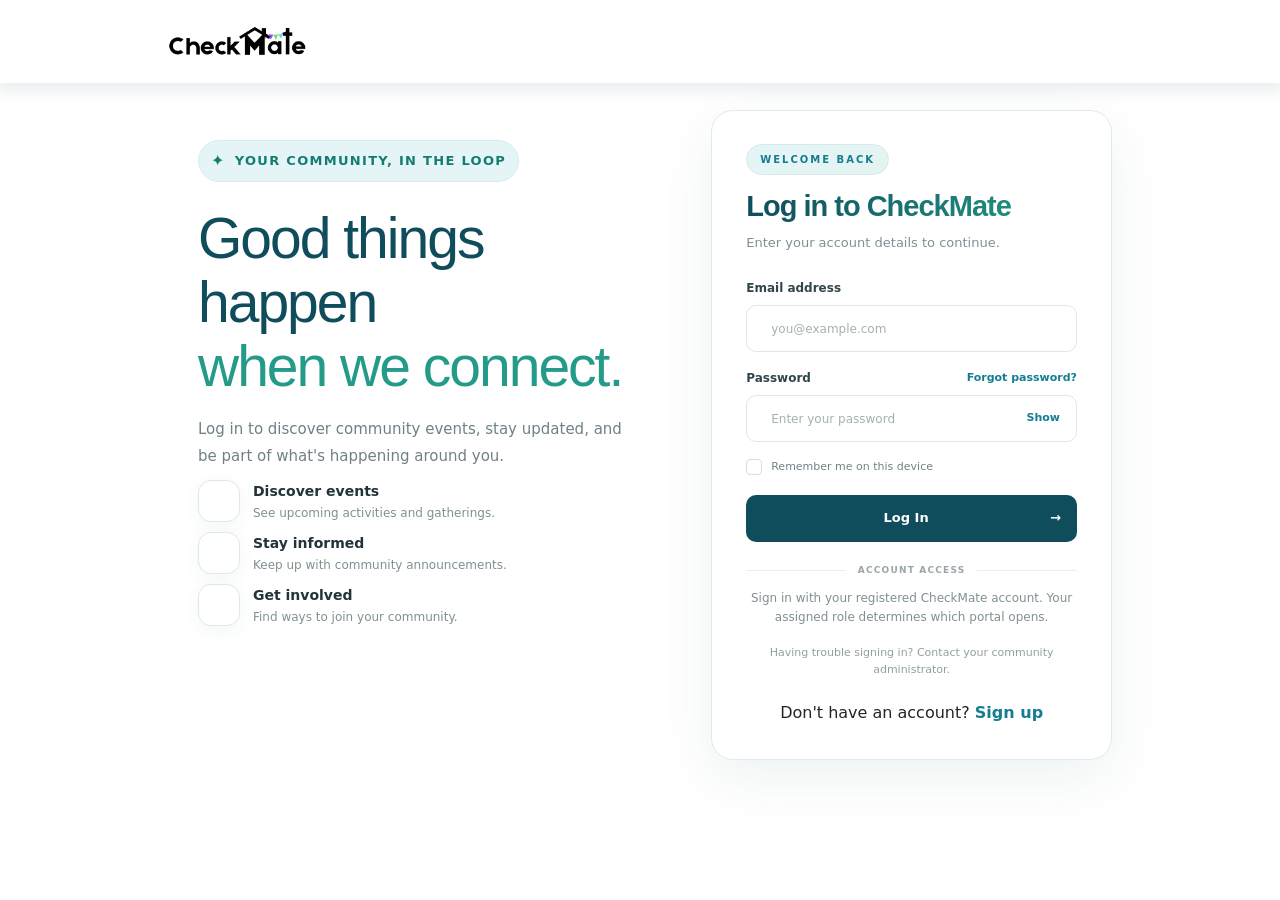
<file: index.html>
<!DOCTYPE html>
<html lang="en">
<head>
    <meta charset="UTF-8">
    <meta name="viewport" content="width=device-width, initial-scale=1.0">
    <meta http-equiv="refresh" content="0; url=html/index.html">
    <title>CheckMate</title>
    <script>
        window.location.replace("html/index.html");
    </script>
</head>
<body>
    <p>Redirecting to CheckMate... If you are not redirected,
        <a href="html/index.html">click here</a>.</p>
</body>
</html>
</file>
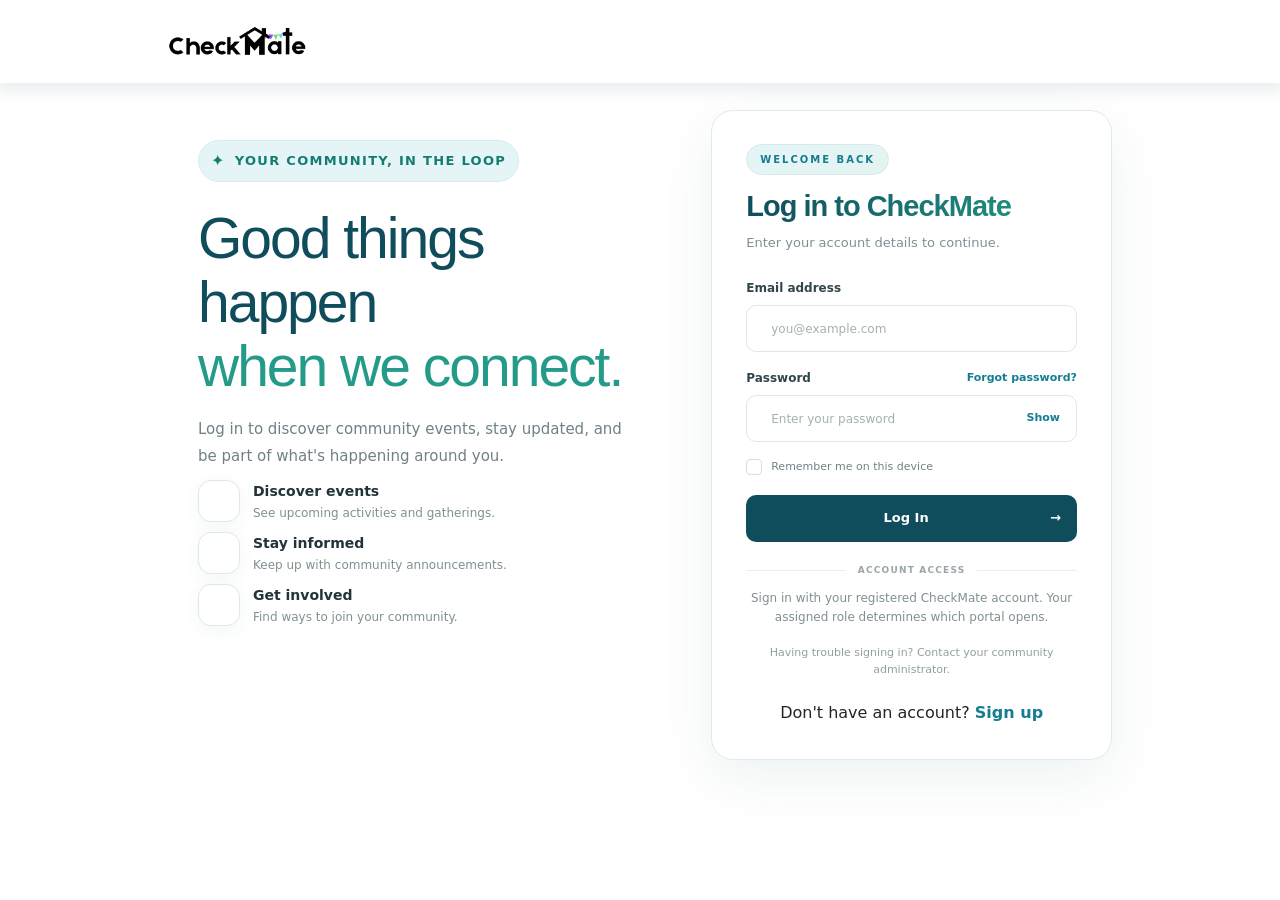
<file: html/index.html>
<!DOCTYPE html>
<html lang="en">

<head>
    <meta charset="UTF-8">
    <meta name="viewport" content="width=device-width, initial-scale=1.0">
    <title>CheckMate</title>
    <link rel="stylesheet" href="../css/login.css">
    <link rel="icon" type="image/png" href="../img/CMicon.png">
    <link href="https://cdn.jsdelivr.net/npm/bootstrap@5.3.8/dist/css/bootstrap.min.css" rel="stylesheet">
    <link href="https://cdn.boxicons.com/3.0.8/fonts/basic/boxicons.min.css" rel="stylesheet">
    <script src="https://cdn.jsdelivr.net/npm/bootstrap@5.3.8/dist/js/bootstrap.bundle.min.js"></script>
    <script src="../js/script.js"></script>
</head>

<body>

    <nav class="navbar navbar-expand-sm custom-navbar">
        <div class="container-fluid">
            <a class="navbar-logo" href="#Home">
                <img src="../img/CMlogo.png" alt="CheckMate Logo" style="width: 150px;" class="rounded-pill">
            </a>
        </div>
    </nav>

    <div class="main-container">

        <div class="left-container">
            <div class="login-intro">
                <div class="intro-badge">
                    <span>✦</span> YOUR COMMUNITY, IN THE LOOP
                </div>
                <h1>Good things happen <br>
                    <span>when we connect.</span>
                </h1>
                <p>Log in to discover community events, stay updated, and be part of what's happening around you.</p>

                <div class="intro-points">
                    <div>
                        <span class="point-icon"><i class="bx bx-help-circle"></i></span>
                        <span>
                            <strong>Discover events</strong>
                            <small>See upcoming activities and gatherings.</small>
                        </span>
                    </div>

                    <div>
                        <span class="point-icon"><i class="bx bx-bell"></i></span>
                        <span>
                            <strong>Stay informed</strong>
                            <small>Keep up with community announcements.</small>
                        </span>
                    </div>

                    <div>
                        <span class="point-icon"><i class="bx bx-community"></i></span>
                        <span>
                            <strong>Get involved</strong>
                            <small>Find ways to join your community.</small>
                        </span>
                    </div>
                </div>
            </div>
        </div>

        <div class="right-container">
            <section class="login-card" aria-labelledby="loginTitle">
                <p class="eyebrow">WELCOME BACK</p>
                <h2 id="loginTitle">Log in to CheckMate</h2>
                <p class="login-subtitle">
                    Enter your account details to continue.
                </p>

                <form id="loginForm" novalidate>
                    <label for="email">Email address</label>
                    <div class="input-wrap">
                        <span aria-hidden="true"><i class="bx bx-envelope"></i></span>
                        <input id="email" name="email" type="email" autocomplete="username"
                            placeholder="you@example.com" required>
                    </div>

                    <div class="field-error" id="emailError"></div>

                    <div class="password-label">
                        <label for="password">Password</label>
                        <button type="button" class="forgot-button" id="forgotButton">
                            Forgot password?
                        </button>
                    </div>

                    <div class="input-wrap">
                        <span aria-hidden="true"><i class="bx bx-lock-keyhole"></i></span>
                        <input id="password" name="password" type="password" autocomplete="current-password"
                            placeholder="Enter your password" required minlength="4">
                        <button type="button" class="show-password" id="showPassword" aria-label="Show password">
                            Show
                        </button>
                    </div>

                    <div class="field-error" id="passwordError"></div>
                    <label class="remember-row">
                        <input type="checkbox" id="rememberMe">
                        <span class="custom-check"></span>
                        <span>Remember me on this device</span>
                    </label>
                    <button class="button button-primary login-submit" type="submit">
                        Log In <span aria-hidden="true">→</span>
                    </button>

                    <div class="form-message" id="formMessage" role="status" aria-live="polite"></div>
                </form>

                <div class="login-divider">
                    <span>ACCOUNT ACCESS</span>
                </div>

                <p class="account-access">
                    Sign in with your registered CheckMate account.
                    Your assigned role determines which portal opens.
                </p>
                <p class="login-footer-note">
                    Having trouble signing in? Contact your community administrator.
                </p>
                <p class="signup-prompt">
                    Don't have an account?
                    <a href="signup.html">Sign up</a>
                </p>
            </section>
        </div>

    </div>





</body>

</html>
</file>
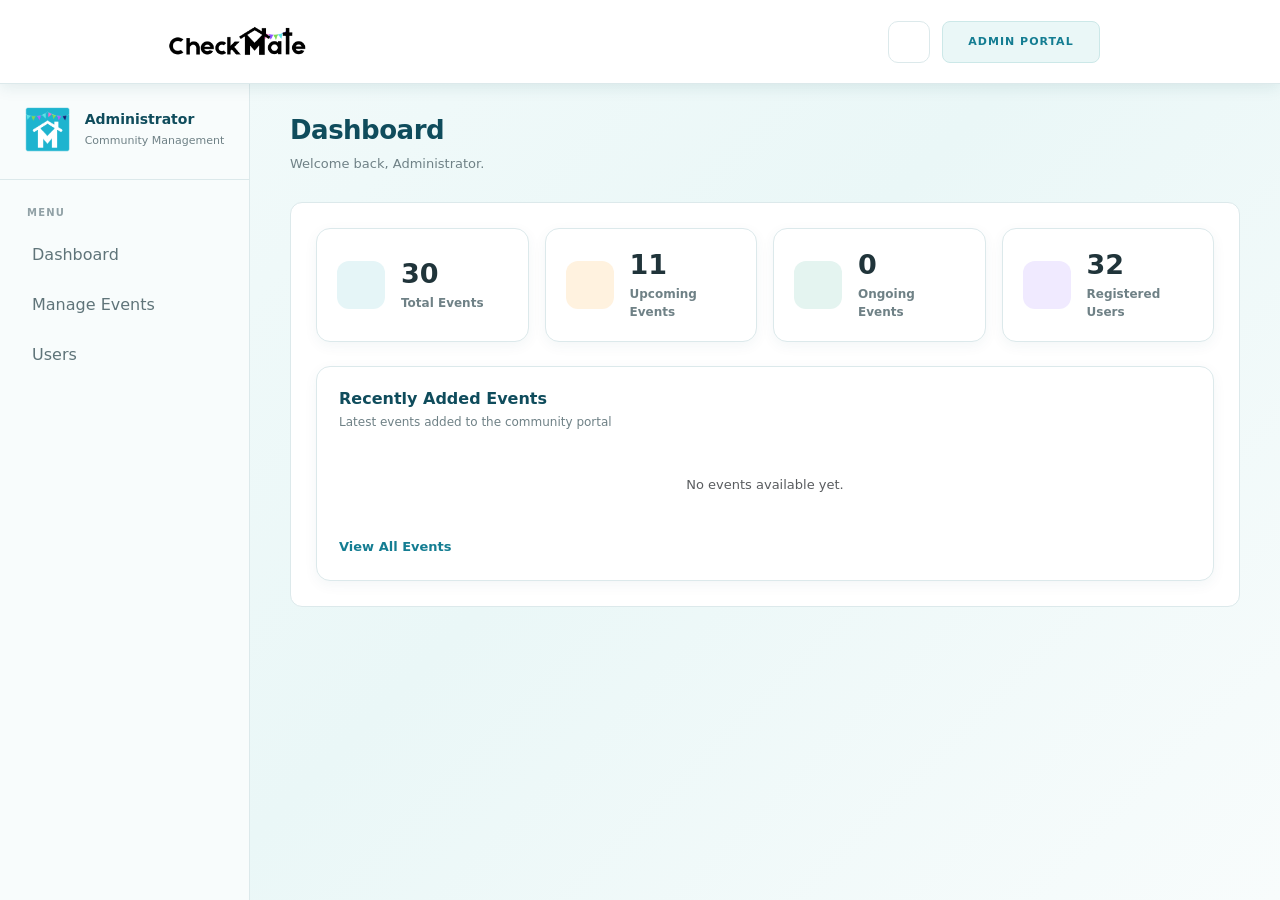
<file: html/admin.html>
<!DOCTYPE html>
<html lang="en">

<head>
    <meta charset="UTF-8">
    <meta name="viewport" content="width=device-width, initial-scale=1.0">
    <title>CheckMate | Admin</title>
    <link rel="stylesheet" href="../css/admin.css">
    <link rel="icon" type="image/png" href="../img/CMicon.png">
    <link href="https://cdn.jsdelivr.net/npm/bootstrap@5.3.8/dist/css/bootstrap.min.css" rel="stylesheet">
    <link href="https://cdn.boxicons.com/3.0.8/fonts/basic/boxicons.min.css" rel="stylesheet">
    <script src="https://cdn.jsdelivr.net/npm/bootstrap@5.3.8/dist/js/bootstrap.bundle.min.js"></script>
</head>

<body>

    <nav class="navbar navbar-expand-sm custom-navbar">
        <div class="container-fluid">

            <!-- CheckMate Logo -->
            <a class="navbar-logo" href="admin.html#dashboard">
                <img src="../img/CMlogo.png" alt="CheckMate Logo" class="rounded-pill">
            </a>

            <!-- Notification and Admin Portal -->
            <div class="admin-nav-actions ms-auto">

                <button type="button" class="notif-bell" id="adminNotifBtn" aria-label="Notifications"
                    title="Notifications">
                    <i class="bx bx-bell"></i>
                    <span class="notif-badge" id="adminNotifBadge" hidden>0</span>
                </button>

                <div class="admin-account">
                    ADMIN PORTAL</div>

            </div>
        </div>
    </nav>


    <aside class="navbar-column">
        <div class="navbar-text">
            <img src="../img/CMicon.png" style="width: 45px;" class="navbar-image" alt="Admin Icon">
            <div class="navbar-description">
                <p class="admin-name">Administrator</p>
                <p class="admin-description">Community Management</p>
            </div>
        </div>


        <div class="navbar-list">
            <p class="menu-title">MENU</p>

            <ul class="navbar-list">
                <li>
                    <a href="admin.html#dashboard" data-section="dashboard">
                        <i class="bx bx-dashboard"></i>
                        <span>Dashboard</span>
                    </a>
                </li>

                <li>
                    <a href="admin.html#events" data-section="events">
                        <i class="bx bx-calendar"></i>
                        <span>Manage Events</span>
                    </a>
                </li>

                <li>
                    <a href="admin.html#users" data-section="users">
                        <i class="bx bx-user"></i>
                        <span>Users</span>
                    </a>
                </li>
            </ul>
        </div>

    </aside>

    <main class="main-content">

        <!-- DASHBOARD -->
        <section id="admin-dashboard-section" class="admin-section">
            <div class="page-heading">
                <h1>Dashboard</h1>
                <p>Welcome back, Administrator.</p>
            </div>

            <section class="content-panel" id="dashboardPanel">
                <h2>Dashboard</h2>
                <p>Your community overview and activity summary will appear here.</p>
            </section>
        </section>


        <!-- MANAGE EVENTS -->
        <section id="admin-events-section" class="admin-section" style="display:none;">
            <div class="page-heading">
                <h1>Manage Events</h1>
                <p>Create, edit, and maintain community events.</p>
            </div>

            <section class="content-panel" id="eventsPanel">
            </section>
        </section>


        <!-- CREATE / EDIT EVENT -->
        <section id="admin-create-section" class="admin-section" style="display:none;">
            <div class="page-heading">
                <h1 id="createEventPageTitle">Create Event</h1>
                <p>Enter the details below to create a community event.</p>
            </div>

            <section class="content-panel create-event-panel">
                <form id="createEventForm">
                    <input type="hidden" id="eventId">

                    <div class="create-event-grid">

                        <div class="event-field full-width">
                            <label for="inputTitle">Title</label>
                            <input type="text" id="inputTitle" required>
                        </div>

                        <div class="event-field">
                            <label for="inputDate">Date</label>
                            <input type="date" id="inputDate" required>
                        </div>

                        <div class="event-field">
                            <label for="inputLocation">Location</label>
                            <input type="text" id="inputLocation" required>
                        </div>

                        <div class="event-field">
                            <label for="inputStartTime">Start Time</label>
                            <input type="time" id="inputStartTime" required>
                        </div>

                        <div class="event-field">
                            <label for="inputCategory">Category</label>
                            <select id="inputCategory" required>
                                <option value="Community">Community</option>
                                <option value="Health">Health</option>
                                <option value="Education">Education</option>
                                <option value="Environment">Environment</option>
                                <option value="Sports">Sports</option>
                                <option value="Culture">Culture</option>
                                <option value="Public Service">Public Service</option>
                            </select>
                        </div>

                        <div class="event-field">
                            <label for="inputEndTime">End Time</label>
                            <input type="time" id="inputEndTime" required>
                        </div>

                        <div class="event-field">
                            <label for="inputStatus">Event Status</label>
                            <select id="inputStatus" required>
                                <option value="upcoming">Upcoming</option>
                                <option value="ongoing">Ongoing</option>
                                <option value="completed">Completed</option>
                            </select>
                        </div>

                        <div class="event-field full-width">
                            <label for="inputDescription">Event Description</label>
                            <textarea id="inputDescription" rows="4" required></textarea>
                        </div>

                        <div class="event-field full-width">
                            <label for="inputRequirements">Event Requirements</label>
                            <textarea id="inputRequirements" rows="4"></textarea>
                        </div>

                    </div>

                    <div class="create-event-actions">
                        <a href="admin.html#events" class="btn btn-secondary">Cancel</a>
                        <button type="submit" class="btn btn-primary" id="btnSaveEvent">Publish Event</button>
                    </div>
                </form>
            </section>
        </section>


        <!-- USERS -->
        <section id="admin-users-section" class="admin-section" style="display:none;">
            <div class="page-heading">
                <h1>Users</h1>
                <p>Manage community accounts and access.</p>
            </div>

            <section class="content-panel" id="usersPanel">
                <!-- Loaded by admin.js -->
            </section>
        </section>

    </main>

    <script src="../js/admin.js"></script>
</body>

</html>
</file>
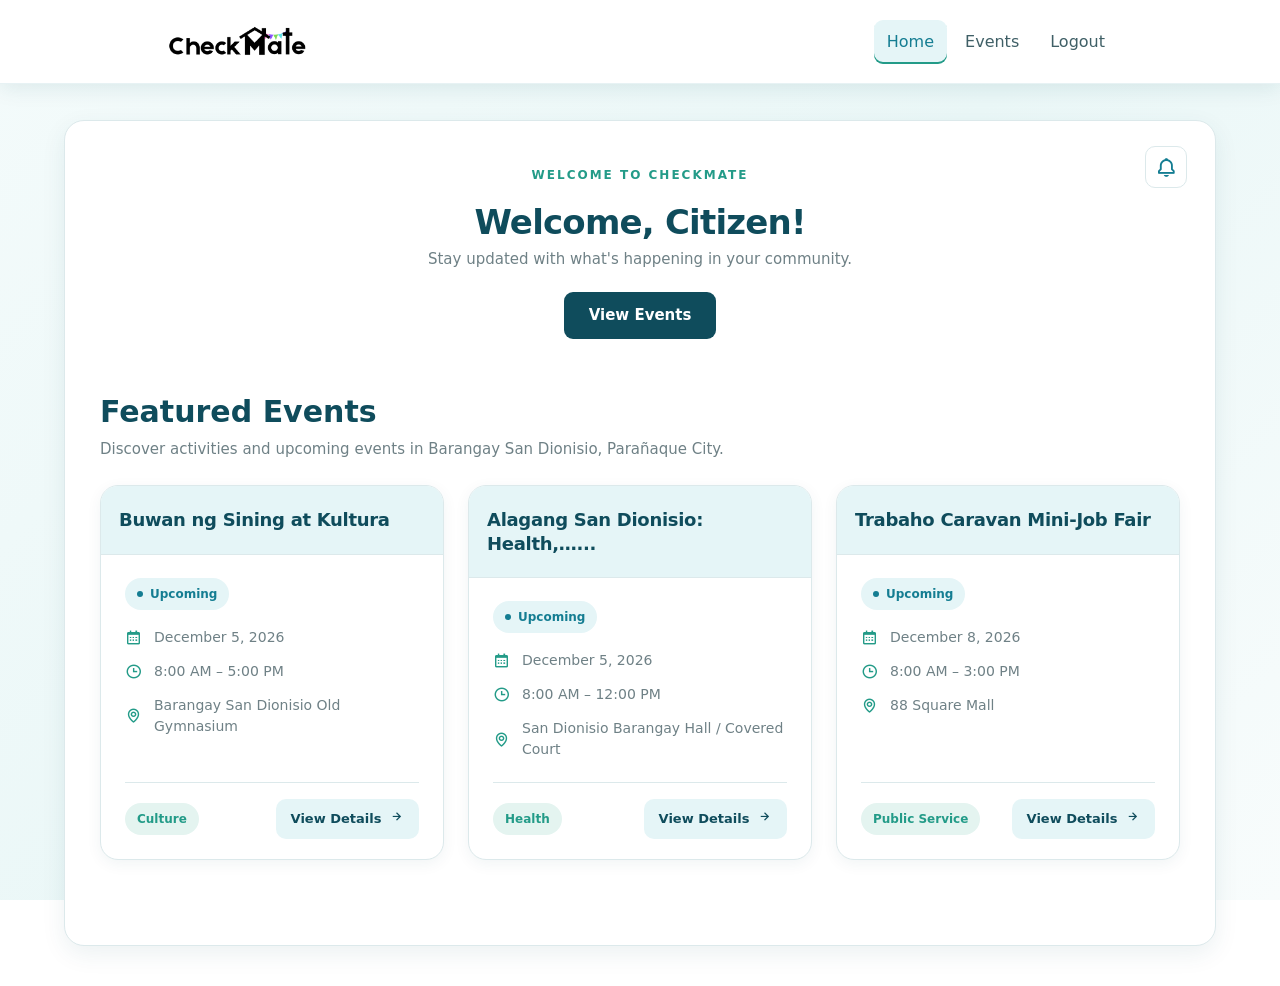
<file: html/citizen.html>
<!DOCTYPE html>
<html lang="en">

<head>
    <meta charset="UTF-8">
    <meta name="viewport" content="width=device-width, initial-scale=1.0">
    <title>CheckMate</title>
    <link rel="stylesheet" href="../css/citizen.css">
    <link rel="icon" type="image/png" href="../img/CMicon.png">
    <link href="https://cdn.jsdelivr.net/npm/bootstrap@5.3.8/dist/css/bootstrap.min.css" rel="stylesheet">
    <link href="https://unpkg.com/boxicons@2.1.4/css/boxicons.min.css" rel="stylesheet">
    <script src="https://cdn.jsdelivr.net/npm/bootstrap@5.3.8/dist/js/bootstrap.bundle.min.js"></script>
</head>

<body>

    <nav class="navbar navbar-expand-sm custom-navbar">
        <div class="container-fluid">
            <a class="navbar-logo" href="citizen.html#home">
                <img src="../img/CMlogo.png" alt="CheckMate Logo" style="width: 150px;" class="rounded-pill">
            </a>

            <ul class="navbar-nav ms-auto">
                <li class="nav-item">
                    <a class="nav-link" href="citizen.html#home" data-citizen-nav="home">Home</a>
                </li>
                <li class="nav-item">
                    <a class="nav-link" href="citizen.html#upcoming" data-citizen-nav="events">Events</a>
                </li>
                <li class="nav-item">
                    <a class="nav-link" href="index.html" id="citizenLogout">Logout</a>
                </li>
            </ul>
        </div>
    </nav>


    <!-- HOME -->
    <section id="citizen-home-section" class="citizen-section checkmate-placard">

        <!-- NOTIFICATION BELL -->
        <li class="nav-item notif-item">
            <button type="button" class="notif-bell" id="citizenNotifBtn" aria-label="Notifications"
                aria-expanded="false">
                <i class="bx bx-bell"></i>
                <span class="notif-badge" id="citizenNotifBadge" hidden>0</span>
            </button>
            <div class="notif-panel" id="citizenNotifPanel" hidden></div>
        </li>

        <div class="main-TOPcontent">
            <div class="main-content">
                <p class="content-top-text">WELCOME TO CHECKMATE</p>
                <h1 class="content-middle-text">Welcome, Citizen!</h1>
                <p class="content-bottom-text">Stay updated with what's happening in your community.</p>

                <a href="citizen.html#upcoming" class="view-event-btn">
                    View Events
                </a>
            </div>
        </div>

        <section class="featured-events">
            <div class="featured-header">
                <h2>Featured Events</h2>
                <p>Discover activities and upcoming events in Barangay San Dionisio, Parañaque City.</p>
            </div>

            <div class="featured-events-container">
                <div class="empty-events">
                    <i class="bx bx-calendar"></i>
                    <h3>Featured events</h3>
                    <p class="featured-description">
                        Discover the latest activities, programs, and community events
                        happening in Barangay San Dionisio, Parañaque City.
                    </p>
                </div>
            </div>
        </section>

    </section>


    <!-- EVENTS -->
    <main id="citizen-events-section" class="citizen-section mainContainer checkmate-placard" style="display:none;">

        <!-- EVENTS PAGE NOTIFICATION -->
        <li class="nav-item notif-item">
            <button type="button" class="notif-bell" id="citizenNotifBtnEvents" aria-label="Notifications"
                aria-expanded="false">
                <i class="bx bx-bell"></i>
                <span class="notif-badge" id="citizenNotifBadgeEvents" hidden>0</span>
            </button>
            <div class="notif-panel" id="citizenNotifPanelEvents" hidden></div>
        </li>

        <section class="topContainer">
            <p class="top-text">WHAT'S HAPPENING NEAR YOU</p>

            <div class="top-content">
                <h1>Community Events</h1>
                <p>San Dionisio | Find an activity, make a plan, and join your community.</p>
            </div>
        </section>

        <section class="event-tools">

            <div class="event-navbar">
                <ul class="navbar-nav">
                    <li class="nav-item">
                        <a href="citizen.html#upcoming" class="nav-link" data-event-status="upcoming">Upcoming</a>
                    </li>

                    <li class="nav-item">
                        <a href="citizen.html#ongoing" class="nav-link" data-event-status="ongoing">Ongoing</a>
                    </li>

                    <li class="nav-item">
                        <a href="citizen.html#completed" class="nav-link" data-event-status="completed">Completed</a>
                    </li>
                </ul>
            </div>

            <form class="searchBar" id="citizenSearchForm" role="search">
                <select class="form-select category-filter" id="categoryFilter" aria-label="Filter by category">
                    <option value="all">All Categories</option>
                    <option value="Community">Community</option>
                    <option value="Health">Health</option>
                    <option value="Education">Education</option>
                    <option value="Environment">Environment</option>
                    <option value="Sports">Sports</option>
                    <option value="Culture">Culture</option>
                    <option value="Public Service">Public Service</option>
                </select>

                <div class="search-field">
                    <i class="bx bx-search"></i>
                    <input class="form-control" type="search" id="searchInput" placeholder="Search title or category..."
                        aria-label="Search events" autocomplete="off">
                </div>

                <button class="btn" type="submit">Search</button>
            </form>

        </section>

        <section class="events-empty" id="citizenEventsContainer">
            <i class="bx bx-calendar-event"></i>
            <h2>Upcoming events</h2>
            <p>Community upcoming events will appear here.</p>
        </section>

    </main>


    <script src="../js/citizen.js"></script>
</body>

</html>
</file>
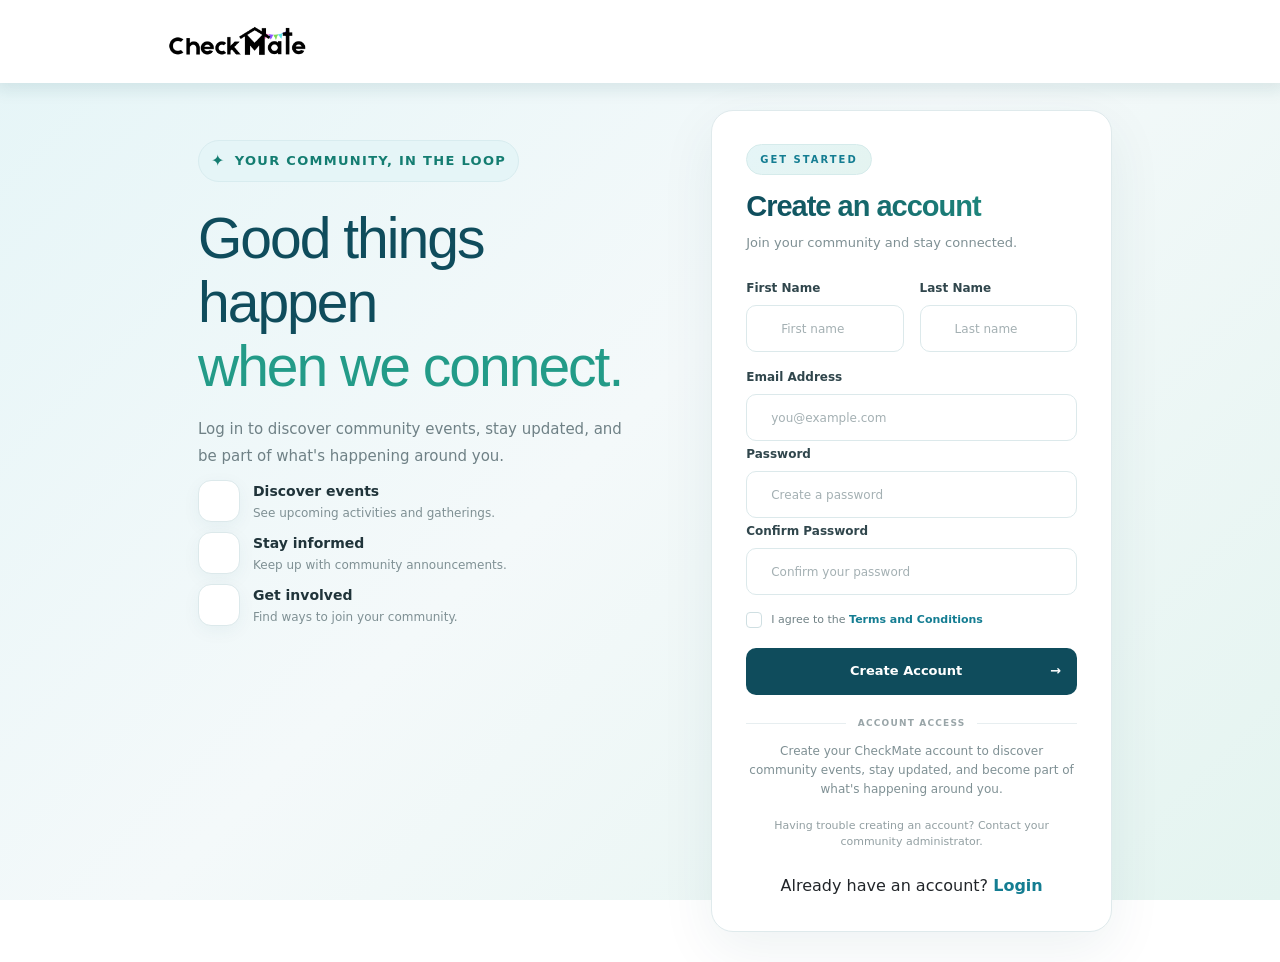
<file: html/signup.html>
<!DOCTYPE html>
<html lang="en">

<head>
    <meta charset="UTF-8">
    <meta name="viewport" content="width=device-width, initial-scale=1.0">
    <title>CheckMate | Sign Up</title>
    <link rel="stylesheet" href="../css/login.css">
    <link rel="stylesheet" href="../css/signup.css">
    <link rel="icon" type="image/png" href="../img/CMicon.png">
    <link href="https://cdn.jsdelivr.net/npm/bootstrap@5.3.8/dist/css/bootstrap.min.css" rel="stylesheet">
    <link href="https://cdn.boxicons.com/3.0.8/fonts/basic/boxicons.min.css" rel="stylesheet">
    <script src="https://cdn.jsdelivr.net/npm/bootstrap@5.3.8/dist/js/bootstrap.bundle.min.js"></script>
    <script src="../js/script.js"></script>
</head>

<body>

    <!-- NAVBAR -->
    <nav class="navbar navbar-expand-sm custom-navbar">
        <div class="container-fluid">
            <a class="navbar-logo" href="#Home">
                <img src="../img/CMlogo.png" alt="CheckMate Logo" style="width: 150px;" class="rounded-pill">
            </a>
        </div>
    </nav>


    <!-- MAIN CONTAINER -->
    <div class="main-container">

        <!-- LEFT SIDE - SAME AS LOGIN -->
        <div class="left-container">
            <div class="login-intro">
                <div class="intro-badge">
                    <span>✦</span> YOUR COMMUNITY, IN THE LOOP
                </div>

                <h1>Good things happen <br>
                    <span>when we connect.</span>
                </h1>

                <p>Log in to discover community events, stay updated, and be part of what's happening around you.</p>

                <div class="intro-points">
                    <div>
                        <span class="point-icon"><i class="bx bx-help-circle"></i></span>
                        <span>
                            <strong>Discover events</strong>
                            <small>See upcoming activities and gatherings.</small>
                        </span>
                    </div>

                    <div>
                        <span class="point-icon"><i class="bx bx-bell"></i></span>
                        <span>
                            <strong>Stay informed</strong>
                            <small>Keep up with community announcements.</small>
                        </span>
                    </div>

                    <div>
                        <span class="point-icon"><i class="bx bx-community"></i></span>
                        <span>
                            <strong>Get involved</strong>
                            <small>Find ways to join your community.</small>
                        </span>
                    </div>
                </div>
            </div>
        </div>


        <!-- RIGHT SIDE - SIGNUP FORM -->
        <div class="right-container">

            <div class="login-card signup-card">

                <p class="eyebrow">GET STARTED</p>

                <h2>Create an account</h2>

                <p class="login-subtitle">
                    Join your community and stay connected.
                </p>


                <form onsubmit="signup(event)">

                    <!-- FIRST NAME AND LAST NAME -->
                    <div class="signup-name-row">

                        <div class="signup-field">
                            <label for="firstName">First Name</label>

                            <div class="input-wrap">
                                <i class="bx bx-user"></i>
                                <input type="text" id="firstName" placeholder="First name" required>
                            </div>
                        </div>

                        <div class="signup-field">
                            <label for="lastName">Last Name</label>

                            <div class="input-wrap">
                                <i class="bx bx-user"></i>
                                <input type="text" id="lastName" placeholder="Last name" required>
                            </div>
                        </div>

                    </div>


                    <!-- EMAIL -->
                    <label for="username">Email Address</label>

                    <div class="input-wrap">
                        <i class="bx bx-envelope"></i>
                        <input type="email" id="username" placeholder="you@example.com" required>
                    </div>


                    <!-- PASSWORD -->
                    <label for="password">Password</label>

                    <div class="input-wrap">
                        <i class="bx bx-lock"></i>
                        <input type="password" id="password" placeholder="Create a password" required>

                        <i class="bx bx-eye-slash" id="togglePassword" style="cursor:pointer;"></i>
                    </div>


                    <!-- CONFIRM PASSWORD -->
                    <label for="confirmPassword">Confirm Password</label>

                    <div class="input-wrap">
                        <i class="bx bx-lock"></i>
                        <input type="password" id="confirmPassword" placeholder="Confirm your password" required>
                    </div>

                    <!-- TERMS AND CONDITIONS -->
                    <label class="remember-row terms-agreement">
                        <input type="checkbox" id="termsAgreement" required>
                        <span class="custom-check"></span>
                        <span>
                            I agree to the
                            <a href="#" id="openTerms">Terms and Conditions</a>
                        </span>
                    </label>

                    <!-- TERMS AND CONDITIONS POPUP -->
                    <div class="terms-overlay" id="termsModal">
                        <div class="terms-modal">

                            <div class="terms-header">
                                <div>
                                    <span class="terms-eyebrow">CHECKMATE</span>
                                    <h2>Terms and Conditions</h2>
                                    <p>Please read these terms before creating your account.</p>
                                </div>

                                <button type="button" class="terms-close" id="closeTerms"
                                    aria-label="Close">&times;</button>
                            </div>

                            <div class="terms-content">

                                <p><strong>Last updated: November 17, 2026</strong></p>

                                <p>
                                    Welcome to CheckMate. By creating an account and using this
                                    platform, you agree to follow the terms and guidelines below.
                                    If you do not agree, please do not create an account.
                                </p>

                                <h3>1. Account Registration</h3>
                                <ul>
                                    <li>You must provide accurate and complete information when creating an account.
                                    </li>
                                    <li>You must not impersonate another person or create an account using someone
                                        else's information without authorization.</li>
                                    <li>You are responsible for keeping your login credentials confidential.</li>
                                    <li>You must notify the platform administrator if you become aware of unauthorized
                                        access to your account.</li>
                                </ul>

                                <h3>2. Acceptable Use</h3>
                                <p>When using CheckMate, you agree not to:</p>
                                <ul>
                                    <li>Post false, misleading, fraudulent, or unauthorized event information.</li>
                                    <li>Harass, threaten, bully, or discriminate against other users.</li>
                                    <li>Send spam or use the platform for scams or malicious activities.</li>
                                    <li>Attempt to access another user's account or restricted areas without permission.
                                    </li>
                                    <li>Upload or distribute harmful software or content that may compromise the
                                        platform.</li>
                                    <li>Use CheckMate for any unlawful purpose.</li>
                                </ul>

                                <h3>3. Data Privacy</h3>
                                <p>
                                    CheckMate collects personal information such as your name,
                                    email address, and account credentials when you register.
                                    This information is used to:
                                </p>
                                <ul>
                                    <li>Create and manage your account.</li>
                                    <li>Provide access to community events and announcements.</li>
                                    <li>Maintain platform security and prevent unauthorized use.</li>
                                    <li>Communicate important account or platform updates.</li>
                                </ul>

                                <p>
                                    CheckMate should handle personal information in accordance
                                    with the <strong>Data Privacy Act of 2012 (Republic Act No. 10173)</strong>.
                                    Users have rights under the law, including the right to be
                                    informed about the processing of their personal data and,
                                    subject to applicable conditions, the right to access,
                                    correct, object to, or request the deletion or blocking of
                                    their data.
                                </p>

                                <p>
                                    Personal information should only be accessed by authorized
                                    persons and should not be disclosed to unauthorized parties.
                                    It should be retained only for as long as necessary for the
                                    stated purposes or as required by applicable law.
                                </p>

                                <h3>4. Prohibited Activities and Legal Compliance</h3>
                                <p>
                                    Users must not use CheckMate to engage in unlawful online
                                    activities, including unauthorized access, computer-related
                                    fraud, identity theft, or other prohibited acts under
                                    applicable Philippine laws, including the
                                    <strong>Cybercrime Prevention Act of 2012 (Republic Act No. 10175)</strong>.
                                </p>

                                <h3>5. Community Events and Announcements</h3>
                                <ul>
                                    <li>Event details and announcements should be accurate and relevant to the
                                        community.</li>
                                    <li>Users should verify event details with the appropriate community administrator
                                        when necessary.</li>
                                    <li>CheckMate may update, correct, or remove inaccurate or inappropriate content.
                                    </li>
                                    <li>CheckMate does not guarantee that every listed event will proceed as originally
                                        announced.</li>
                                </ul>

                                <h3>6. Account Suspension or Termination</h3>
                                <p>
                                    The platform administrator may restrict, suspend, or remove
                                    accounts that violate these terms, misuse the platform, or
                                    create security or safety concerns. Where appropriate, users
                                    may be informed of the reason for the action.
                                </p>

                                <h3>7. Changes to These Terms</h3>
                                <p>
                                    These terms may be updated when CheckMate's features,
                                    policies, or applicable laws change. Users should review
                                    this section periodically for updates.
                                </p>

                                <h3>8. Contact and Privacy Concerns</h3>
                                <p>
                                    For questions, account concerns, or requests involving
                                    personal information, contact the CheckMate administrator
                                    through the official community contact channel.
                                </p>

                                <h3>9. Acceptance of Terms</h3>
                                <p>
                                    By checking the agreement box during registration, you
                                    acknowledge that you have read and understood these Terms
                                    and Conditions and agree to follow them.
                                </p>

                                <p class="terms-disclaimer">
                                    Note: This is a sample platform terms document for the
                                    CheckMate project. It is not a substitute for legal advice
                                    or a complete legal compliance review.
                                </p>

                            </div>

                            <div class="terms-footer">
                                <button type="button" class="terms-accept" id="acceptTerms">
                                    I Agree
                                </button>
                            </div>

                        </div>
                    </div>


                    <!-- CREATE ACCOUNT BUTTON -->
                    <button class="button button-primary login-submit" type="submit">
                        Create Account <span aria-hidden="true">→</span>
                    </button>

                </form>

                <div class="login-divider">
                    <span>ACCOUNT ACCESS</span>
                </div>

                <p class="account-access">
                    Create your CheckMate account to discover community events,
                    stay updated, and become part of what's happening around you.
                </p>

                <p class="login-footer-note">
                    Having trouble creating an account? Contact your community administrator.
                </p>

                <p class="signup-prompt">
                    Already have an account?
                    <a href="index.html">Login</a>
                </p>

            </div>

        </div>

    </div>

    <!-- SIGNUP SUCCESS POPUP -->
    <div class="modal fade" id="signupSuccessModal" tabindex="-1" aria-labelledby="signupSuccessTitle"
        aria-hidden="true" data-bs-backdrop="static" data-bs-keyboard="false">
        <div class="modal-dialog modal-dialog-centered">
            <div class="modal-content signup-success-modal">
                <div class="modal-body">
                    <div class="signup-success-icon">
                        <i class="bx bx-check"></i>
                    </div>
                    <h3 id="signupSuccessTitle">Account Created!</h3>
                    <p>Your CheckMate account has been successfully registered.
                        You can now log in and explore your community events.</p>
                    <a href="index.html" class="signup-success-button">Continue to Login</a>
                </div>
            </div>
        </div>
    </div>

</body>

</html>
</file>
<file: css/login.css>
body {
    margin: 0;
    padding-top: 80px;
    background-color: #f4f9fa;
}


/*----- TOP NAVBAR -----*/

.custom-navbar {
    background-color: white;
    box-shadow: 0px 2px 15px 5px rgba(15, 76, 92, 0.10);
    width: 100%;
    position: fixed !important;
    top: 0;
    left: 0;
    z-index: 9999;
}

.navbar-logo {
    margin-left: 150px;
}


/*----- MIDDLE CONTAINER -----*/

.main-container {
    margin: 30px 168px;
    min-height: 500px;
    display: flex;
    gap: 50px;
}


/*----- LEFT -----*/

.left-container {
    width: 55%;
    padding: 30px;
}


/*----- RIGHT -----*/

.right-container {
    width: 45%;
}


/*----- INTRO BADGE -----*/

.intro-badge {
    display: inline-flex;
    align-items: center;
    gap: 9px;
    padding: 8px 12px;
    border: 1px solid #d8ecef;
    background: #e5f5f7;
    border-radius: 30px;
    color: #147d71;
    font-size: 13px;
    letter-spacing: 1.3px;
    font-weight: 700;
}

.intro-badge span {
    font-size: 16px;
}


/*----- LOGIN INTRO -----*/

.login-intro h1 {
    font-family: Manrope, sans-serif;
    font-size: clamp(37px, 4.5vw, 57px);
    line-height: 1.12;
    letter-spacing: -2px;
    color: #0f4c5c;
    margin: 25px 0 18px;
}

.login-intro h1 span {
    color: #239b88;
}

.login-intro > p {
    max-width: 470px;
    color: #6f8186;
    font-size: 15px;
    line-height: 1.8;
    margin: 0;
}


/*----- INTRO POINTS -----*/

.intro-points > div {
    margin-top: 10px;
    display: flex;
    align-items: center;
    gap: 13px;
}

.point-icon {
    width: 42px;
    height: 42px;
    border-radius: 13px;
    background: #fff;
    border: 1px solid #dce9eb;
    color: #239b88;
    display: grid;
    place-items: center;
    font-size: 19px;
    box-shadow: 0 5px 18px rgba(15, 76, 92, 0.05);
}

.intro-points strong,
.intro-points small {
    display: block;
}

.intro-points strong {
    color: #20343a;
    font-size: 14px;
}

.intro-points small {
    color: #7f9094;
    font-size: 12px;
    margin-top: 2px;
}


/*----- INTRO DECORATION -----*/

.intro-decoration {
    position: absolute;
    z-index: -1;
    border: 1px solid #dceff1;
    border-radius: 50%;
    pointer-events: none;
}

.deco-one {
    width: 190px;
    height: 190px;
    right: 5px;
    top: 20px;
    opacity: 0.6;
}

.deco-two {
    width: 120px;
    height: 120px;
    right: 40px;
    top: 55px;
    opacity: 0.6;
}


/*----- LOGIN AND SIGN-UP CARDS -----*/

.login-card {
    background: #fff;
    border: 1px solid #dfeaec;
    border-radius: 22px;
    padding: 33px 34px;
    box-shadow: 0 18px 55px rgba(15, 76, 92, 0.07);
}

.signup-card {
    width: 100%;
    max-width: 520px;
}

.login-card-mark {
    height: 43px;
    width: 43px;
    border-radius: 14px;
    background: #0f4c5c;
    color: #fff;
    display: grid;
    place-items: center;
    font-family: Manrope, sans-serif;
    font-weight: 800;
    font-size: 21px;
    margin-bottom: 24px;
}

.login-card-mark span {
    color: #73c9c4;
}

.login-card > .eyebrow {
    margin-bottom: 6px;
}

.login-card h2 {
    font-family: Manrope, sans-serif;
    font-size: 25px;
    letter-spacing: -0.7px;
    color: #0f4c5c;
    margin: 0 0 6px;
}

.login-subtitle {
    color: #7f9094;
    font-size: 12px;
    margin: 0 0 25px;
}


/*----- FORM LABELS AND INPUTS -----*/

.login-card form > label,
.password-label label {
    display: block;
    color: #30464c;
    font-size: 12px;
    font-weight: 700;
    margin-bottom: 8px;
}

.input-wrap {
    height: 47px;
    display: flex;
    align-items: center;
    gap: 10px;
    border: 1px solid #dce9eb;
    border-radius: 10px;
    padding: 0 12px;
    color: #819398;
    margin-bottom: 4px;
    transition: 0.2s;
}

.input-wrap:focus-within {
    border-color: #4daeb5;
    box-shadow: 0 0 0 3px rgba(20, 125, 146, 0.12);
}

.input-wrap > span {
    font-size: 16px;
}

.input-wrap input {
    width: 100%;
    min-width: 0;
    border: 0;
    outline: 0;
    background: transparent;
    color: #20343a;
    font-size: 12px;
}

.input-wrap input::placeholder {
    color: #a4b0b3;
}


/*----- PASSWORD CONTROLS -----*/

.password-label {
    display: flex;
    align-items: center;
    justify-content: space-between;
    margin-top: 17px;
}

.password-label label {
    margin: 0 0 8px;
}

.forgot-button {
    border: 0;
    background: transparent;
    color: #147d92;
    font-size: 11px;
    font-weight: 700;
    margin-bottom: 8px;
    padding: 0;
}

.forgot-button:hover {
    text-decoration: underline;
}

.show-password {
    border: 0;
    background: transparent;
    color: #147d92;
    font-size: 11px;
    font-weight: 700;
    padding: 4px;
}


/*----- FORM VALIDATION -----*/

.field-error {
    min-height: 0;
    color: #c04454;
    font-size: 10px;
    margin: 0;
}

.field-error:not(:empty) {
    min-height: 16px;
    margin: 2px 0 4px;
}

.form-message {
    font-size: 11px;
    color: #c04454;
    margin-top: 8px;
    min-height: 0;
}

.form-message:not(:empty) {
    min-height: 16px;
}


/*----- REMEMBER ME -----*/

.remember-row {
    display: flex !important;
    align-items: center;
    gap: 9px;
    color: #718286 !important;
    font-size: 11px !important;
    font-weight: 500 !important;
    margin: 17px 0 19px !important;
    cursor: pointer;
}

.remember-row input {
    position: absolute;
    opacity: 0;
    width: 1px;
    height: 1px;
}

.custom-check {
    width: 16px;
    height: 16px;
    flex: 0 0 16px;
    border: 1px solid #cfdfe2;
    border-radius: 4px;
    background: #fff;
    display: grid;
    place-items: center;
}

.remember-row input:checked + .custom-check {
    background: #147d92;
    border-color: #147d92;
}

.remember-row input:checked + .custom-check:after {
    content: "✓";
    font-size: 11px;
    color: white;
}

.remember-row input:focus-visible + .custom-check {
    outline: 3px solid rgba(20, 125, 146, 0.22);
}


/*----- BUTTONS -----*/

.login-submit {
    width: 100%;
    height: 47px;
    font-size: 13px;
}

.login-submit span {
    float: right;
}


/*----- LOGIN CARD FOOTER -----*/

.login-divider {
    display: flex;
    align-items: center;
    gap: 12px;
    color: #99a5a8;
    font-size: 9px;
    font-weight: 700;
    letter-spacing: 1.2px;
    margin: 22px 0 12px;
}

.login-divider:before,
.login-divider:after {
    content: "";
    height: 1px;
    background: #e7eef0;
    flex: 1;
}

.account-access {
    color: #7f9094;
    font-size: 12px;
    line-height: 1.6;
    margin: 0 0 12px;
    text-align: center;
}

.demo-button {
    width: 100%;
    border: 1px solid #cfe5e8;
    background: #eef8f9;
    color: #0f5d6c;
    font-size: 12px;
}

.demo-button:hover {
    background: #e3f3f5;
}

.demo-button span {
    float: right;
}

.login-footer-note {
    text-align: center;
    color: #929fa2;
    font-size: 11px;
    margin: 18px 0 0;
}

.login-footer {
    flex-shrink: 0;
}


/*----- SIGN-UP FORM -----*/

.signup-name-row {
    display: grid;
    grid-template-columns: 1fr 1fr;
    gap: 16px;
    margin-bottom: 12px;
}

.signup-field {
    min-width: 0;
}

.signup-field label,
.signup-card > form > label {
    display: block;
    margin-bottom: 8px;
}

.signup-card .input-wrap {
    width: 100%;
}

.signup-card .input-wrap input {
    width: 100%;
    min-width: 0;
}

.signup-card .signup-name-row .input-wrap input {
    padding-left: 12px;
}

.signup-card .login-submit {
    margin-top: 12px;
}

.signup-prompt {
    margin: 22px 0 0;
    text-align: center;
    line-height: 1.6;
}

.signup-prompt a {
    color: #147d92;
    font-weight: 600;
    text-decoration: none;
}

.signup-prompt a:hover {
    text-decoration: underline;
}


/*----- PRIMARY BUTTON -----*/

.button-primary {
    display: block;
    width: 100%;
    height: 47px;
    padding: 0 16px;
    border: none;
    border-radius: 10px;
    background: #0f4c5c;
    color: #fff;
    font-size: 13px;
    font-weight: 700;
    cursor: pointer;
    transition: background 0.2s ease;
}

.button-primary:hover {
    background: #147d92;
}

/*----- TABLET -----*/

@media (max-width: 991px) {

    .navbar-logo {
        margin-left: 40px;
    }

    .main-container {
        margin: 30px 40px;
        gap: 30px;
    }

    .left-container {
        width: 50%;
        padding: 20px;
    }

    .right-container {
        width: 50%;
    }

    .login-card {
        padding: 28px 25px;
    }

    .login-intro h1 {
        font-size: 42px;
    }

    .intro-decoration {
        display: none;
    }
}


/*----- MOBILE -----*/

@media (max-width: 768px) {

    body {
        padding-top: 70px;
    }

    .custom-navbar {
        min-height: 70px;
    }

    .navbar-logo {
        margin-left: 15px;
    }

    .navbar-logo img {
        width: 125px !important;
    }

    .main-container {
        margin: 20px 15px;
        min-height: auto;
        flex-direction: column;
        gap: 25px;
    }

    .left-container {
        width: 100%;
        padding: 10px 5px;
    }

    .right-container {
        width: 100%;
        display: flex;
        justify-content: center;
    }

    .intro-badge {
        font-size: 11px;
        padding: 7px 10px;
    }

    .login-intro h1 {
        font-size: 36px;
        letter-spacing: -1px;
        margin: 18px 0 14px;
    }

    .login-intro > p {
        max-width: 100%;
        font-size: 14px;
        line-height: 1.7;
    }

    .intro-points > div {
        gap: 10px;
    }

    .point-icon {
        width: 38px;
        height: 38px;
        flex: 0 0 38px;
    }

    .login-card {
        width: 100%;
        max-width: 520px;
        padding: 25px 20px;
        border-radius: 18px;
    }

    .signup-card {
        width: 100%;
        max-width: 520px;
    }
}


/*----- SMALL PHONE -----*/

@media (max-width: 480px) {

    body {
        padding-top: 65px;
    }

    .custom-navbar {
        min-height: 65px;
    }

    .navbar-logo {
        margin-left: 12px;
    }

    .navbar-logo img {
        width: 115px !important;
    }

    .main-container {
        margin: 15px 12px;
        gap: 20px;
    }

    .left-container {
        padding: 5px;
    }

    .login-intro h1 {
        font-size: 31px;
        line-height: 1.15;
        margin: 15px 0 12px;
    }

    .login-intro > p {
        font-size: 13px;
        line-height: 1.6;
    }

    .point-icon {
        width: 35px;
        height: 35px;
        flex: 0 0 35px;
        font-size: 16px;
    }

    .intro-points strong {
        font-size: 13px;
    }

    .intro-points small {
        font-size: 11px;
    }

    .login-card {
        padding: 22px 17px;
        border-radius: 16px;
    }

    .login-card-mark {
        width: 40px;
        height: 40px;
        font-size: 19px;
        margin-bottom: 20px;
    }

    .login-card h2 {
        font-size: 21px;
    }

    .login-subtitle {
        font-size: 11px;
    }
}



/*----- LOGIN HEADING DESIGN -----*/

.login-card > .eyebrow {
    display: inline-block;
    width: fit-content;
    padding: 7px 13px;
    margin-bottom: 13px;

    background: linear-gradient(135deg, #e5f5f7, #e4f4f0);
    border: 1px solid #d5ebeb;
    border-radius: 30px;

    color: #147d92;
    font-size: 10px;
    font-weight: 800;
    letter-spacing: 2px;
}

/* Main Login Heading */

.login-card h2 {
    font-family: Manrope, sans-serif;
    font-size: 29px;
    font-weight: 800;
    letter-spacing: -1px;
    line-height: 1.25;

    background: linear-gradient(90deg, #0f4c5c, #239b88);
    -webkit-background-clip: text;
    background-clip: text;
    -webkit-text-fill-color: transparent;

    margin: 0 0 9px;
}

/* Subtitle */

.login-card .login-subtitle {
    color: #7f9094;
    font-size: 13px;
    line-height: 1.6;
    margin-bottom: 25px;
}

/* Mobile adjustment */

@media (max-width: 480px) {
    .login-card h2 {
        font-size: 24px;
    }

    .login-card > .eyebrow {
        font-size: 9px;
        letter-spacing: 1.5px;
    }
}
</file>
<file: css/admin.css>
:root {
    --blue-900: #0f4c5c;
    --blue-700: #147d92;
    --blue-100: #e5f5f7;

    --green-600: #239b88;
    --green-100: #e4f4f0;

    --ink: #20343a;
    --muted: #6f8186;
    --line: #dce9eb;
    --page: #f4f9fa;
}

.navbar-logo img {
    width: 150px;
    height: auto;
}

@media (max-width: 480px) {
    .navbar-logo img {
        width: 105px;
    }
}

* {
    box-sizing: border-box;
}

body {
    margin: 0;
    padding-top: 80px;
    background: linear-gradient(
    135deg,
    #f4fbfb 0%,
    #eaf7f7 50%,
    #f8fcfc 100%
);

background-attachment: fixed;
    color: var(--ink);
    font-family: "Inter", "Segoe UI", Arial, sans-serif;
}


/*----- TOP NAVBAR -----*/

.custom-navbar {
    background: #ffffff;
    box-shadow: 0 3px 15px rgba(15, 76, 92, .10);
    border-bottom: 1px solid var(--line);
    width: 100%;
    position: fixed !important;
    top: 0;
    left: 0;
    z-index: 9999;
    min-height: 80px;
}

.navbar-logo {
    margin-left: 150px;
}

.navbar-logo img {
    transition: transform .2s ease;
}

.navbar-logo img:hover {
    transform: scale(1.02);
}

.admin-account {
    margin-right: 168px;
    width: 158px;
    height: 42px;
    padding: 0 16px;

    display: flex;
    align-items: center;
    justify-content: center;

    border: 1px solid #cce8e8;
    border-radius: 8px;
    background: #eaf7f7;
    color: #147d92;

    font-size: 11px;
    font-weight: 700;
    letter-spacing: 1px;
    line-height: normal;
    text-align: center;
    white-space: nowrap;
}

/*----- SIDE NAVBAR -----*/

.navbar-column {
    border-right: 1px solid var(--line);
    width: 250px;
    min-height: calc(100vh - 80px);
    position: fixed;
    top: 80px;
    left: 0;
    background: #f8fcfc;
}

.navbar-text {
    border-bottom: 1px solid var(--line);
    height: 100px;
    display: flex;
    justify-content: center;
    align-items: center;
    gap: 10px;
}

.navbar-image {
    object-fit: contain;
}

.navbar-description p {
    margin: 0;
    padding: 0;
    margin-left: 5px;
}

.admin-name {
    font-size: 14px;
    font-weight: 700;
    color: var(--blue-900);
}

.admin-description {
    font-size: 11px;
    color: var(--muted);
    margin-top: 3px !important;
}


/*----- SIDE MENU -----*/

.navbar-list {
    padding: 25px 15px;
}

.menu-title {
    font-size: 10px;
    font-weight: 700;
    color: #91a1a6;
    letter-spacing: 1.2px;
    margin: 0 0 12px 12px;
}

.navbar-list ul {
    padding: 0;
    margin: 0;
    list-style: none;
}

.navbar-list li {
    height: 45px;
    width: 100%;
    margin-top: 5px;
    padding: 0 12px;
    display: flex;
    align-items: center;
    gap: 12px;
    border-radius: 8px;
    color: #5f7479;
    cursor: pointer;
    transition: background-color .2s ease, color .2s ease;
}

.navbar-list li a {
    display: flex;
    align-items: center;
    gap: 5px;
    width: 100%;
    text-decoration: none;
    cursor: pointer;
    position: relative;
    z-index: 2;
}

.navbar-list li:hover {
    background: #e5f5f7;
    color: #147d92;
}

.navbar-list li.active {
    background: #dff2ef;
    color: #147d71;
    font-weight: 700;
}

.navbar-list li i {
    font-size: 19px;
}

.navbar-list li p {
    margin: 0;
    padding: 0;
    font-size: 13px;
    font-weight: 550;
}


/*----- HOVER -----*/

.navbar-list li:hover {
    background: var(--blue-100);
    color: var(--blue-700);
}


/*----- ACTIVE -----*/

.navbar-list li.active {
    background: var(--green-100);
    color: #147d71;
    font-weight: 700;
}

.navbar-list a {
    text-decoration: none;
    color: inherit;
    display: block;
}

.navbar-list a li {
    width: 100%;
}


/*----- MAIN CONTENT -----*/

.main-content {
    margin-left: 250px;
    padding: 35px 40px;
    min-height: calc(100vh - 80px);
}


/*----- PAGE HEADING -----*/

.page-heading h1 {
    font-size: 26px;
    font-weight: 750;
    letter-spacing: -.5px;
    color: var(--blue-900);
    margin-bottom: 8px;
}

.page-heading p {
    font-size: 13px;
    color: var(--muted);
    margin: 0;
}


/*----- CONTENT PANEL -----*/

.content-panel {
    margin-top: 28px;
    padding: 25px;
    background: white;
    border: 1px solid var(--line);
    border-radius: 12px;
}

.content-panel h2 {
    margin: 0 0 7px;
    color: var(--blue-900);
    font-size: 17px;
    font-weight: 700;
}

.content-panel p {
    margin: 0;
    color: var(--muted);
    font-size: 13px;
}


/*----- RESPONSIVE -----*/

@media (max-width: 768px) {

    .navbar-logo {
        margin-left: 20px;
    }

    .admin-account {
        margin-right: 20px;
    }

    .navbar-column {
        width: 210px;
    }

    .main-content {
        margin-left: 210px;
        padding: 25px 20px;
    }
}


@media (max-width: 500px) {

    .navbar-column {
        width: 65px;
    }

    .navbar-text {
        justify-content: center;
    }

    .navbar-description,
    .menu-title,
    .navbar-list li p {
        display: none;
    }

    .navbar-list {
        padding: 20px 8px;
    }

    .navbar-list li {
        justify-content: center;
        padding: 0;
    }

    .main-content {
        margin-left: 65px;
        padding: 20px 15px;
    }
}


/*----- CREATE EVENT PAGE -----*/

.create-event-panel {
    margin-top: 28px;
    padding: 32px;
}

.create-event-grid {
    display: grid;
    grid-template-columns: 1fr 1fr;
    column-gap: 48px;
    row-gap: 22px;
}

.event-field {
    min-width: 0;
}

.event-field.full-width {
    grid-column: 1 / -1;
}

.event-field label {
    display: block;
    margin-bottom: 8px;
    color: var(--ink);
    font-size: 13px;
    font-weight: 700;
}

.event-field input,
.event-field select,
.event-field textarea {
    width: 100%;
    border: 1px solid var(--line);
    border-radius: 6px;
    background: #ffffff;
    color: var(--ink);
    font-family: inherit;
    font-size: 14px;
    padding: 12px 13px;
    outline: none;
    transition:
        border-color .15s ease,
        box-shadow .15s ease,
        background-color .15s ease;
}

.event-field input,
.event-field select {
    height: 46px;
}

.event-field textarea {
    min-height: 105px;
    resize: vertical;
}


/*----- FORM FOCUS -----*/

.event-field input:focus,
.event-field select:focus,
.event-field textarea:focus {
    border-color: var(--blue-700);
    background: #ffffff;
    box-shadow: 0 0 0 3px rgba(20, 125, 146, .11);
}


/*----- CREATE EVENT BUTTONS -----*/

.create-event-actions {
    display: flex;
    justify-content: flex-end;
    gap: 10px;
    margin-top: 30px;
    padding-top: 24px;
    border-top: 1px solid var(--line);
}

.create-event-actions .btn {
    min-width: 105px;
}


/*----- CREATE EVENT RESPONSIVE -----*/

@media (max-width: 700px) {

    .create-event-grid {
        grid-template-columns: 1fr;
        gap: 18px;
    }

    .event-field.full-width {
        grid-column: auto;
    }

    .create-event-panel {
        padding: 22px;
    }
}

/*----- TABLET -----*/

@media (max-width: 991px) {

    .navbar-logo {
        margin-left: 40px;
    }

    .admin-account {
        margin-right: 35px;
    }

    .navbar-column {
        width: 210px;
    }

    .main-content {
        margin-left: 210px;
        padding: 30px 25px;
    }

    .create-event-grid {
        column-gap: 25px;
    }
}


/*----- MOBILE -----*/

@media (max-width: 768px) {

    body {
        padding-top: 70px;
    }

    .custom-navbar {
        min-height: 70px;
    }

    .navbar-logo {
        margin-left: 15px;
    }

    .navbar-logo img {
        width: 120px !important;
    }

    .admin-account {
        margin-right: 15px;
        width: auto;
        min-width: 110px;
        font-size: 10px;
    }


    /*----- SIDE NAVBAR -----*/

    .navbar-column {
        width: 65px;
        min-height: calc(100vh - 70px);
        top: 70px;
    }

    .navbar-text {
        height: 80px;
    }

    .navbar-description,
    .menu-title,
    .navbar-list li p {
        display: none;
    }

    .navbar-list {
        padding: 20px 8px;
    }

    .navbar-list li {
        justify-content: center;
        padding: 0;
        gap: 0;
    }


    /*----- MAIN CONTENT -----*/

    .main-content {
        margin-left: 65px;
        padding: 25px 18px;
    }

    .page-heading h1 {
        font-size: 23px;
    }

    .page-heading p {
        font-size: 12px;
    }

    .content-panel {
        padding: 20px;
        margin-top: 20px;
    }


    /*----- CREATE EVENT -----*/

    .create-event-grid {
        grid-template-columns: 1fr;
        column-gap: 0;
        row-gap: 18px;
    }

    .event-field.full-width {
        grid-column: auto;
    }

    .create-event-panel {
        padding: 20px;
    }
}


/*----- SMALL PHONE -----*/

@media (max-width: 480px) {

    body {
        padding-top: 65px;
    }

    .custom-navbar {
        min-height: 65px;
    }

    .navbar-logo {
        margin-left: 10px;
    }

    .navbar-logo img {
        width: 105px !important;
    }

    .admin-account {
        margin-right: 10px;
        min-width: 90px;
        padding: 6px;
        font-size: 9px;
    }

    .navbar-column {
        width: 55px;
        top: 65px;
    }

    .navbar-text {
        height: 70px;
    }

    .navbar-list {
        padding: 15px 6px;
    }

    .navbar-list li {
        height: 42px;
    }

    .navbar-list li i {
        font-size: 17px;
    }

    .main-content {
        margin-left: 55px;
        padding: 20px 12px;
    }

    .page-heading h1 {
        font-size: 20px;
    }

    .page-heading p {
        font-size: 11px;
    }

    .content-panel {
        padding: 15px;
        border-radius: 10px;
    }

    .create-event-panel {
        padding: 15px;
    }

    .event-field input,
    .event-field select,
    .event-field textarea {
        font-size: 13px;
    }

    .create-event-actions {
        flex-direction: column;
    }

    .create-event-actions .btn {
        width: 100%;
    }
}

/*----- TABLET -----*/

@media (max-width: 991px) {

    .navbar-logo {
        margin-left: 35px;
    }

    .admin-account {
        margin-right: 35px;
    }

    .navbar-column {
        width: 200px;
    }

    .main-content {
        margin-left: 200px;
        padding: 30px 25px;
    }

    .page-heading h1 {
        font-size: 24px;
    }

    .content-panel {
        padding: 22px;
    }

    .create-event-grid {
        column-gap: 25px;
    }
}


/*----- MOBILE -----*/

@media (max-width: 768px) {

    body {
        padding-top: 70px;
    }


    /*----- TOP NAVBAR -----*/

    .custom-navbar {
        min-height: 70px;
    }

    .navbar-logo {
        margin-left: 15px;
    }

    .navbar-logo img {
        width: 120px !important;
    }

    .admin-account {
        margin-right: 15px;
        width: auto;
        min-width: 110px;
        font-size: 10px;
    }


    /*----- SIDE NAVBAR -----*/

    .navbar-column {
        width: 65px;
        min-height: calc(100vh - 70px);
        top: 70px;
    }

    .navbar-text {
        height: 80px;
        gap: 0;
    }

    .navbar-description,
    .menu-title,
    .navbar-list li p {
        display: none;
    }

    .navbar-image {
        max-width: 38px;
        max-height: 38px;
    }

    .navbar-list {
        padding: 20px 8px;
    }

    .navbar-list li {
        width: 100%;
        height: 44px;
        margin-top: 5px;
        padding: 0;
        justify-content: center;
        gap: 0;
    }

    .navbar-list li i {
        font-size: 19px;
    }


    /*----- MAIN CONTENT -----*/

    .main-content {
        margin-left: 65px;
        padding: 25px 18px;
        min-height: calc(100vh - 70px);
    }

    .page-heading h1 {
        font-size: 23px;
    }

    .page-heading p {
        font-size: 12px;
        line-height: 1.5;
    }


    /*----- CONTENT PANEL -----*/

    .content-panel {
        margin-top: 20px;
        padding: 20px;
        border-radius: 10px;
    }

    .content-panel h2 {
        font-size: 16px;
    }

    .content-panel p {
        font-size: 12px;
    }


    /*----- CREATE EVENT -----*/

    .create-event-grid {
        grid-template-columns: 1fr;
        column-gap: 0;
        row-gap: 18px;
    }

    .event-field.full-width {
        grid-column: auto;
    }

    .create-event-panel {
        padding: 20px;
    }

    .create-event-actions {
        flex-wrap: wrap;
    }
}


/*----- SMALL PHONE -----*/

@media (max-width: 480px) {

    body {
        padding-top: 65px;
    }


    /*----- TOP NAVBAR -----*/

    .custom-navbar {
        min-height: 65px;
    }

    .navbar-logo {
        margin-left: 10px;
    }

    .navbar-logo img {
        width: 105px !important;
    }

    .admin-account {
        margin-right: 10px;
        min-width: 90px;
        width: auto;
        padding: 6px;
        font-size: 9px;
    }


    /*----- SIDE NAVBAR -----*/

    .navbar-column {
        width: 55px;
        min-height: calc(100vh - 65px);
        top: 65px;
    }

    .navbar-text {
        height: 70px;
    }

    .navbar-image {
        max-width: 32px;
        max-height: 32px;
    }

    .navbar-list {
        padding: 15px 6px;
    }

    .navbar-list li {
        height: 42px;
    }

    .navbar-list li i {
        font-size: 17px;
    }


    /*----- MAIN CONTENT -----*/

    .main-content {
        margin-left: 55px;
        padding: 20px 12px;
    }

    .page-heading h1 {
        font-size: 20px;
        margin-bottom: 6px;
    }

    .page-heading p {
        font-size: 11px;
    }


    /*----- CONTENT PANEL -----*/

    .content-panel {
        margin-top: 16px;
        padding: 15px;
        border-radius: 9px;
    }

    .content-panel h2 {
        font-size: 15px;
    }

    .content-panel p {
        font-size: 11px;
        line-height: 1.5;
    }


    /*----- CREATE EVENT -----*/

    .create-event-panel {
        padding: 15px;
    }

    .event-field label {
        font-size: 12px;
    }

    .event-field input,
    .event-field select,
    .event-field textarea {
        font-size: 13px;
    }

    .create-event-actions {
        flex-direction: column;
    }

    .create-event-actions .btn {
        width: 100%;
    }
}

/*----- MANAGE EVENTS TABLE -----*/

.manage-events-table-wrapper {
    width: 100%;
    overflow-x: auto;
    -webkit-overflow-scrolling: touch;
}

.manage-events-table {
    width: 100%;
    min-width: 850px;
    border-collapse: collapse;
}


/*----- TABLET -----*/

@media (max-width: 991px) {

    .manage-events-table-wrapper {
        overflow-x: auto;
    }

    .manage-events-table {
        min-width: 800px;
    }
}


/*----- MOBILE -----*/

@media (max-width: 768px) {

    .manage-events-table-wrapper {
        width: 100%;
        overflow-x: auto;
        border-radius: 8px;
    }

    .manage-events-table {
        min-width: 760px;
    }

    .manage-events-table th,
    .manage-events-table td {
        padding: 10px 12px;
        font-size: 12px;
    }
}


/*----- SMALL PHONE -----*/

@media (max-width: 480px) {

    .manage-events-table {
        min-width: 720px;
    }

    .manage-events-table th,
    .manage-events-table td {
        padding: 9px 10px;
        font-size: 11px;
    }
}


/*----- IMPROVED MANAGE EVENTS TABLE -----*/

.manage-events-table-wrapper {
    width: 100%;
    min-height: 430px;
    overflow-x: auto;
    -webkit-overflow-scrolling: touch;
}

.manage-events-table {
    width: 100%;
    min-width: 1000px;
    table-layout: fixed;
    border-collapse: collapse;
}

.manage-events-table th,
.manage-events-table td {
    padding: 14px 12px;
    vertical-align: middle;
    height: auto;
}

.manage-events-table thead th {
    height: 48px;
    white-space: nowrap;
}

/* Event title: allow two lines */
.manage-events-table .cell-clip {
    overflow: hidden;
    text-overflow: ellipsis;
    white-space: nowrap;
}

.manage-events-table .event-title-cell {
    display: -webkit-box;
    -webkit-box-orient: vertical;
    -webkit-line-clamp: 2;
    line-clamp: 2;
    white-space: normal;
    overflow: hidden;
    overflow-wrap: anywhere;
    line-height: 1.4;
}

/* Location stays on one line */
.manage-events-table .location-cell {
    white-space: nowrap;
    overflow: hidden;
    text-overflow: ellipsis;
}

.manage-events-table td .badge {
    text-transform: capitalize;
    white-space: nowrap;
}

.manage-events-table .actions-cell {
    text-align: center;
    white-space: nowrap;
    overflow: visible;
}



/*----- 3-DOT ACTIONS MENU -----*/

.manage-events-table {
    min-width: 820px;
}

.manage-events-table .actions-cell {
    text-align: center;
    overflow: visible;
}

.action-dots {
    width: 34px;
    height: 34px;
    padding: 0;
    display: inline-flex;
    align-items: center;
    justify-content: center;
    border: 1px solid transparent;
    border-radius: 8px;
    color: var(--muted);
    background: transparent;
}

.action-dots:hover,
.action-dots.show {
    background: var(--blue-100);
    color: var(--blue-700);
}

.action-dots::after {
    display: none;
}

.actions-cell .dropdown-menu {
    min-width: 160px;
    font-size: 13px;
    border: 1px solid var(--line);
    border-radius: 10px;
    padding: 6px;
}

.actions-cell .dropdown-item {
    display: flex;
    align-items: center;
    gap: 8px;
    border-radius: 6px;
    padding: 8px 10px;
    font-weight: 500;
}

.actions-cell .dropdown-item i {
    font-size: 16px;
}


/*-------(POPUP NOTIFICATIONS)-------*/

.cm-toast-container {
    position: fixed;
    top: 24px;
    right: 24px;
    z-index: 99999;
    display: flex;
    flex-direction: column;
    gap: 12px;
    width: min(380px, calc(100vw - 32px));
    pointer-events: none;
}

.cm-toast {
    display: flex;
    align-items: flex-start;
    gap: 12px;
    padding: 16px 18px;
    background: #ffffff;
    border: 1px solid #dce9eb;
    border-left: 5px solid #239b88;
    border-radius: 12px;
    box-shadow: 0 8px 28px rgba(15, 76, 92, 0.16);
    animation: cmToastIn 0.3s ease forwards;
    pointer-events: auto;
}

.cm-toast.error {
    border-left-color: #dc3545;
}

.cm-toast.warning {
    border-left-color: #e6a23c;
}

.cm-toast.info {
    border-left-color: #147d92;
}

.cm-toast-icon {
    font-size: 23px;
    line-height: 1;
    color: #239b88;
}

.cm-toast.error .cm-toast-icon {
    color: #dc3545;
}

.cm-toast.warning .cm-toast-icon {
    color: #e6a23c;
}

.cm-toast.info .cm-toast-icon {
    color: #147d92;
}

.cm-toast-content {
    flex: 1;
    min-width: 0;
}

.cm-toast-content strong {
    display: block;
    margin-bottom: 3px;
    color: #0f4c5c;
    font-size: 14px;
}

.cm-toast-content p {
    margin: 0;
    color: #6f8186;
    font-size: 13px;
    line-height: 1.5;
    overflow-wrap: anywhere;
}

.cm-toast-close {
    border: 0;
    background: transparent;
    color: #6f8186;
    font-size: 20px;
    line-height: 1;
    cursor: pointer;
}

.cm-toast.cm-toast-out {
    animation: cmToastOut 0.25s ease forwards;
}

@keyframes cmToastIn {
    from {
        opacity: 0;
        transform: translateX(25px);
    }
    to {
        opacity: 1;
        transform: translateX(0);
    }
}

@keyframes cmToastOut {
    to {
        opacity: 0;
        transform: translateX(25px);
    }
}


/*-------(POPUP CONFIRMATION)-------*/

.cm-confirm-overlay {
    position: fixed;
    inset: 0;
    z-index: 100000;
    display: flex;
    align-items: center;
    justify-content: center;
    padding: 20px;
    background: rgba(20, 45, 50, 0.48);
    opacity: 0;
    animation: cmOverlayIn 0.2s ease forwards;
}

.cm-confirm-box {
    width: min(420px, 100%);
    padding: 28px;
    background: #ffffff;
    border-radius: 16px;
    box-shadow: 0 15px 45px rgba(15, 76, 92, 0.22);
    text-align: center;
    transform: translateY(12px);
    animation: cmConfirmIn 0.25s ease forwards;
}

.cm-confirm-icon {
    width: 56px;
    height: 56px;
    margin: 0 auto 16px;
    display: flex;
    align-items: center;
    justify-content: center;
    border-radius: 50%;
    background: #e5f5f7;
    color: #147d92;
    font-size: 28px;
}

.cm-confirm-icon.danger {
    background: #fce8e8;
    color: #dc3545;
}

.cm-confirm-icon.success {
    background: #e4f4f0;
    color: #239b88;
}

.cm-confirm-box h3 {
    margin-bottom: 8px;
    color: #0f4c5c;
    font-size: 20px;
    font-weight: 700;
}

.cm-confirm-box p {
    margin-bottom: 24px;
    color: #6f8186;
    font-size: 14px;
    line-height: 1.6;
}

.cm-confirm-actions {
    display: flex;
    justify-content: center;
    gap: 10px;
}

.cm-confirm-actions button {
    min-width: 105px;
    padding: 10px 18px;
    border: 0;
    border-radius: 8px;
    font-size: 14px;
    font-weight: 600;
    cursor: pointer;
}

.cm-confirm-cancel {
    background: #edf2f3;
    color: #52666b;
}

.cm-confirm-accept {
    background: #147d92;
    color: #ffffff;
}

.cm-confirm-accept.danger {
    background: #dc3545;
}

.cm-confirm-actions button:hover {
    filter: brightness(0.95);
}

@keyframes cmOverlayIn {
    to {
        opacity: 1;
    }
}

@keyframes cmConfirmIn {
    to {
        transform: translateY(0);
    }
}

@media (max-width: 480px) {
    .cm-toast-container {
        top: 12px;
        right: 12px;
        width: calc(100vw - 24px);
    }

    .cm-confirm-box {
        padding: 24px 20px;
    }
}


/*-------(LOGOUT CONFIRM POPUP)-------*/

.logout-overlay {
    position: fixed;
    inset: 0;
    z-index: 100000;
    display: flex;
    align-items: center;
    justify-content: center;
    padding: 20px;
    background: rgba(0, 0, 0, 0.45);
}

.logout-box {
    width: 100%;
    max-width: 320px;
    padding: 24px;
    background: #fff;
    border-radius: 14px;
    text-align: center;
    box-shadow: 0 10px 30px rgba(0, 0, 0, 0.2);
}

.logout-box h3 {
    margin: 0 0 18px;
    font-size: 18px;
    font-weight: 700;
    color: #0f4c5c;
}

.logout-actions {
    display: flex;
    gap: 10px;
}

.logout-actions button {
    flex: 1;
    height: 40px;
    border: none;
    border-radius: 8px;
    font-size: 14px;
    font-weight: 600;
    cursor: pointer;
}

.logout-cancel {
    background: #e9eff0;
    color: #30464c;
}

.logout-confirm {
    background: #0f4c5c;
    color: #fff;
}

.logout-confirm:hover {
    background: #147d92;
}


/*-------(CATEGORY FILTER + SEARCH)-------*/

.admin-search-group {
    display: flex;
    align-items: center;
    gap: 8px;
    flex: 1 1 340px;
    max-width: 520px;
}

.admin-search-group .form-select {
    flex: 0 0 auto;
    width: 160px;
    font-size: 14px;
}

.admin-search-field {
    position: relative;
    flex: 1;
    min-width: 0;
}

.admin-search-field i {
    position: absolute;
    left: 12px;
    top: 50%;
    transform: translateY(-50%);
    font-size: 18px;
    color: #81969b;
    pointer-events: none;
}

.admin-search-field .form-control {
    padding-left: 38px;
    font-size: 14px;
}

@media (max-width: 576px) {
    .admin-search-group {
        flex-wrap: wrap;
        max-width: 100%;
    }

    .admin-search-group .form-select {
        width: 100%;
    }
}


/*-------(NOTIFICATION BELL)-------*/

.admin-nav-actions {
    display: flex;
    align-items: center;
    gap: 12px;
}

.notif-bell {
    position: relative;
    width: 42px;
    height: 42px;
    padding: 0;
    display: flex;
    align-items: center;
    justify-content: center;
    border: 1px solid var(--line);
    border-radius: 10px;
    background: #ffffff;
    color: var(--blue-700);
    font-size: 22px;
    cursor: pointer;
    transition: background .2s ease, transform .2s ease;
}

.notif-bell:hover {
    background: var(--blue-100);
}

.notif-bell:active {
    transform: scale(.95);
}

.notif-bell:focus-visible {
    outline: 3px solid rgba(20, 125, 146, .25);
}

.notif-badge {
    position: absolute;
    top: -6px;
    right: -6px;
    min-width: 19px;
    height: 19px;
    padding: 0 5px;
    display: flex;
    align-items: center;
    justify-content: center;
    border: 2px solid #ffffff;
    border-radius: 10px;
    background: #dc3545;
    color: #ffffff;
    font-size: 10px;
    font-weight: 700;
    line-height: 1;
}

.notif-badge[hidden] {
    display: none;
}


/*-------(NOTIFICATION POPUP)-------*/

.cm-notify-box {
    width: min(560px, 100%);
    max-height: calc(100vh - 40px);
    padding: 26px 26px 22px;
    display: flex;
    flex-direction: column;
    text-align: left;
}

.cm-notify-box .cm-confirm-icon {
    margin: 0 0 12px;
}

.cm-notify-box h3 {
    margin-bottom: 4px;
}

.cm-notify-box .cm-notify-sub {
    margin-bottom: 14px;
    min-height: 22px;
}

.cm-notify-tabs {
    display: flex;
    gap: 6px;
    margin-bottom: 12px;
    padding: 4px;
    border-radius: 10px;
    background: #edf2f3;
}

.cm-notify-tab {
    flex: 1;
    padding: 8px;
    border: 0;
    border-radius: 7px;
    background: transparent;
    color: #52666b;
    font-size: 13px;
    font-weight: 600;
    cursor: pointer;
}

.cm-notify-tab.active {
    background: #ffffff;
    color: #0f4c5c;
    box-shadow: 0 1px 4px rgba(15, 76, 92, .12);
}

.cm-notify-body {
    flex: 1;
    min-height: 0;
    display: flex;
    flex-direction: column;
}

.cm-notify-search {
    display: flex;
    align-items: center;
    gap: 8px;
    height: 40px;
    margin-bottom: 10px;
    padding: 0 12px;
    border: 1px solid var(--line);
    border-radius: 9px;
    color: #819398;
}

.cm-notify-search:focus-within {
    border-color: #4daeb5;
    box-shadow: 0 0 0 3px rgba(20, 125, 146, .12);
}

.cm-notify-search input {
    width: 100%;
    border: 0;
    outline: 0;
    background: transparent;
    color: var(--ink);
    font-size: 13px;
}

.cm-notify-list {
    display: flex;
    flex-direction: column;
    gap: 8px;
    max-height: 300px;
    overflow-y: auto;
    padding-right: 2px;
}

.cm-notify-item,
.cm-notify-history {
    display: flex;
    align-items: center;
    gap: 12px;
    padding: 12px 14px;
    border: 1px solid var(--line);
    border-radius: 12px;
    background: #ffffff;
}

.cm-notify-item {
    cursor: pointer;
    transition: border-color .2s ease, background .2s ease;
}

.cm-notify-item:hover {
    background: #f4f9fa;
}

.cm-notify-item.selected {
    border-color: #147d92;
    background: #e5f5f7;
}

.cm-notify-item input {
    position: absolute;
    opacity: 0;
    width: 1px;
    height: 1px;
}

.cm-notify-radio {
    width: 18px;
    height: 18px;
    flex: 0 0 18px;
    border: 2px solid #cfdfe2;
    border-radius: 50%;
    background: #ffffff;
}

.cm-notify-item.selected .cm-notify-radio {
    border-color: #147d92;
    background: radial-gradient(circle, #147d92 45%, #ffffff 50%);
}

.cm-notify-item:has(input:focus-visible) {
    outline: 3px solid rgba(20, 125, 146, .22);
}

.cm-notify-info {
    flex: 1;
    min-width: 0;
}

.cm-notify-info strong,
.cm-notify-info small {
    display: block;
    overflow: hidden;
    text-overflow: ellipsis;
    white-space: nowrap;
}

.cm-notify-info strong {
    color: #20343a;
    font-size: 14px;
}

.cm-notify-info small {
    margin-top: 2px;
    color: #7f9094;
    font-size: 12px;
}

.cm-notify-info .cm-notify-time {
    color: #99a5a8;
    font-size: 11px;
}

.cm-notify-history.unread {
    border-color: #b9dde2;
    background: #f1fafb;
}

.cm-notify-history-icon {
    width: 36px;
    height: 36px;
    flex: 0 0 36px;
    display: flex;
    align-items: center;
    justify-content: center;
    border-radius: 10px;
    background: #e5f5f7;
    color: #147d92;
    font-size: 18px;
}

.cm-notify-empty {
    padding: 34px 10px;
    text-align: center;
    color: #99a5a8;
}

.cm-notify-empty i {
    font-size: 34px;
}

.cm-notify-box .cm-notify-empty p {
    margin: 6px 0 0;
    text-align: center;
}

.cm-notify-box .cm-confirm-actions {
    justify-content: flex-end;
    margin-top: 18px;
}

.cm-confirm-accept:disabled {
    opacity: .45;
    cursor: not-allowed;
    filter: none !important;
}

@media (max-width: 480px) {
    .notif-bell {
        width: 36px;
        height: 36px;
        font-size: 19px;
    }

    .admin-nav-actions {
        gap: 8px;
    }

    .cm-notify-box {
        padding: 20px 16px 16px;
    }
}

@media (max-width: 480px) {
    .navbar-list li {
        min-height: 46px;
    }

    .navbar-list li i {
        font-size: 20px;
    }

    .navbar-list a {
        display: block;
    }
}

.admin-nav-actions {
    display: flex;
    align-items: center;
    gap: 12px;
}

.notif-bell {
    width: 42px;
    height: 42px;
    display: flex;
    align-items: center;
    justify-content: center;
}

.admin-account {
    height: 42px;
    min-width: 158px;
    display: flex;
    align-items: center;
    justify-content: center;
    padding: 0 16px;
    box-sizing: border-box;
}

/*-------(ADMIN NOTIFICATION BELL)-------*/

.admin-nav-actions .notif-bell {
    position: relative;
    width: 42px;
    height: 42px;
    padding: 0;
    display: flex;
    align-items: center;
    justify-content: center;
    border: 1px solid var(--line);
    border-radius: 10px;
    background: #ffffff;
    color: var(--blue-700);
    font-size: 22px;
    cursor: pointer;
    transition: all 0.25s ease;
}

.admin-nav-actions .notif-bell:hover {
    background: #e5f5f7;
    border-color: #b9dfe2;
    color: var(--blue-900);
    transform: translateY(-2px);
}

.admin-nav-actions .notif-bell:active {
    transform: scale(.95);
}

.admin-nav-actions .notif-bell:focus-visible {
    outline: 3px solid rgba(20, 125, 146, .25);
}


/* ================================
   DASHBOARD REDESIGN
================================ */

.dashboard-heading h2 {
    color: var(--blue-900);
    font-weight: 800;
}

.dashboard-stat-card {
    display: flex;
    align-items: center;
    gap: 16px;
    height: 100%;
    min-height: 112px;
    padding: 20px;
    background: #ffffff;
    border: 1px solid var(--line);
    border-radius: 14px;
    box-shadow: 0 4px 14px rgba(15, 76, 92, 0.05);
    transition: transform 0.2s ease, box-shadow 0.2s ease;
}

.dashboard-stat-card:hover {
    transform: translateY(-3px);
    box-shadow: 0 8px 20px rgba(15, 76, 92, 0.09);
}

.dashboard-stat-icon {
    width: 48px;
    height: 48px;
    flex-shrink: 0;
    display: flex;
    align-items: center;
    justify-content: center;
    border-radius: 12px;
    font-size: 25px;
}

.dashboard-stat-icon.blue {
    background: #e5f5f7;
    color: #147d92;
}

.dashboard-stat-icon.orange {
    background: #fff2df;
    color: #d58a24;
}

.dashboard-stat-icon.green {
    background: #e4f4f0;
    color: #239b88;
}

.dashboard-stat-icon.purple {
    background: #f0eaff;
    color: #7955b8;
}

.dashboard-stat-card h3 {
    margin: 0 0 4px;
    color: var(--ink);
    font-size: 27px;
    font-weight: 800;
}

.dashboard-stat-card p {
    margin: 0;
    color: var(--muted);
    font-size: 12px;
    font-weight: 600;
}

.dashboard-content-card {
    padding: 22px;
    background: #ffffff;
    border: 1px solid var(--line);
    border-radius: 14px;
    box-shadow: 0 4px 14px rgba(15, 76, 92, 0.05);
}

.dashboard-card-heading {
    display: flex;
    align-items: flex-start;
    justify-content: space-between;
    gap: 12px;
    margin-bottom: 20px;
}

.dashboard-card-heading h4 {
    margin: 0 0 5px;
    color: var(--blue-900);
    font-size: 16px;
    font-weight: 800;
}

.dashboard-card-heading p {
    margin: 0;
    color: var(--muted);
    font-size: 12px;
}

.dashboard-card-heading > i {
    color: var(--blue-700);
    font-size: 23px;
}

.dashboard-recent-list {
    display: flex;
    flex-direction: column;
}

.dashboard-recent-item {
    display: flex;
    align-items: center;
    gap: 12px;
    padding: 13px 0;
    border-bottom: 1px solid var(--line);
}

.dashboard-event-icon {
    width: 38px;
    height: 38px;
    flex-shrink: 0;
    display: flex;
    align-items: center;
    justify-content: center;
    border-radius: 10px;
    background: var(--blue-100);
    color: var(--blue-700);
    font-size: 19px;
}

.dashboard-event-info {
    display: flex;
    flex: 1;
    min-width: 0;
    flex-direction: column;
    gap: 4px;
}

.dashboard-event-info strong {
    overflow: hidden;
    color: var(--ink);
    font-size: 13px;
    text-overflow: ellipsis;
    white-space: nowrap;
}

.dashboard-event-info small {
    color: var(--muted);
    font-size: 11px;
}

.dashboard-recent-item .badge {
    flex-shrink: 0;
    font-size: 10px;
    text-transform: capitalize;
}

.dashboard-view-link {
    display: inline-flex;
    align-items: center;
    gap: 5px;
    margin-top: 18px;
    color: var(--blue-700);
    font-size: 13px;
    font-weight: 700;
    text-decoration: none;
}

.dashboard-view-link:hover {
    color: var(--green-600);
}

.dashboard-summary-list {
    display: flex;
    flex-direction: column;
    gap: 18px;
    padding: 8px 0 20px;
}

.dashboard-summary-item,
.dashboard-summary-item > span {
    display: flex;
    align-items: center;
}

.dashboard-summary-item {
    justify-content: space-between;
    color: var(--ink);
    font-size: 13px;
}

.dashboard-summary-item > span {
    gap: 10px;
}

.dashboard-summary-item strong {
    font-size: 15px;
}

.dashboard-status-dot {
    width: 9px;
    height: 9px;
    border-radius: 50%;
}

.dashboard-status-dot.upcoming {
    background: #0d6efd;
}

.dashboard-status-dot.ongoing {
    background: #239b88;
}

.dashboard-status-dot.completed {
    background: #849398;
}

.dashboard-summary-total {
    display: flex;
    justify-content: space-between;
    align-items: center;
    padding: 15px;
    background: linear-gradient(135deg, #e5f5f7, #e4f4f0);
    border-radius: 10px;
    color: var(--blue-900);
    font-size: 13px;
    font-weight: 700;
}

.dashboard-summary-total strong {
    font-size: 20px;
}

@media (max-width: 576px) {
    .dashboard-content-card {
        padding: 16px;
    }

    .dashboard-recent-item {
        gap: 8px;
    }

    .dashboard-event-icon {
        width: 34px;
        height: 34px;
    }

    .dashboard-recent-item .badge {
        font-size: 9px;
    }
}
</file>
<file: css/citizen.css>
:root {
    --blue-900: #0f4c5c;
    --blue-700: #147d92;
    --blue-100: #e5f5f7;

    --green-600: #239b88;
    --green-100: #e4f4f0;

    --ink: #20343a;
    --muted: #6f8186;
    --line: #dce9eb;
    --surface: #ffffff;
    --page: #f4f9fa;
}

* {
    box-sizing: border-box;
}

body {
    margin: 0;
    padding-top: 80px;

    /* Soft teal gradient background */
    background: linear-gradient(
        135deg,
        #f4fbfb 0%,
        #eaf7f7 50%,
        #f8fcfc 100%
    );

    background-attachment: fixed;

    color: var(--ink);
    font-family: "Inter", "Segoe UI", Arial, sans-serif;
}


/*-------(TOP NAVBAR)-------*/

.custom-navbar {
    background: rgba(255, 255, 255, 0.97);
    backdrop-filter: blur(12px);
    -webkit-backdrop-filter: blur(12px);

    box-shadow: 0 4px 20px rgba(15, 76, 92, 0.10);
    border-bottom: 1px solid rgba(20, 125, 146, 0.10);

    width: 100%;
    position: fixed !important;
    top: 0;
    left: 0;
    z-index: 9999;
    min-height: 80px;
}

.navbar-logo {
    margin-left: 150px;
}

.navbar-logo img {
    transition: transform .2s ease;
}

.navbar-logo img:hover {
    transform: scale(1.02);
}


/*-------(MAIN NAVIGATION)-------*/

.navbar-nav {
    margin-right: 150px;
    display: flex;
    gap: 5px;
}

.nav-link {
    color: #3f5f66 !important;
    font-size: 14px;
    font-weight: 600;
    border-radius: 9px;
    padding: 10px 13px !important;
    transition: all 0.25s ease;
}

.nav-link:hover {
    background: #f0f9f9;
    color: var(--blue-700) !important;
}

.nav-link.active {
    background: #e5f5f7;
    color: var(--blue-700) !important;
    box-shadow: inset 0 -2px 0 var(--green-600);
}


/*-------(MAIN CONTAINER)-------*/

.mainContainer {
    margin: 20px 168px;
    min-height: calc(100vh - 100px);
}


/*-------(TOP CONTENT)-------*/

.topContainer {
    min-height: 70px;
    padding-top: 20px;
}

.top-text {
    margin: 0;
    font-size: 11px;
    font-weight: 700;
    letter-spacing: 1.8px;
    color: var(--green-600);
}

.top-content h1 {
    margin: 8px 0 5px;
    font-size: 34px;
    font-weight: 750;
    letter-spacing: -.8px;
    color: var(--blue-900);
}

.top-content p {
    margin: 0;
    font-size: 14px;
    color: var(--muted);
}


/*-------(EVENT TOOLS)-------*/

.event-tools {
    display: flex;
    justify-content: space-between;
    align-items: center;
    margin-top: 25px;
    gap: 18px;
}


/*-------(EVENT NAVBAR)-------*/

.event-navbar {
    background: #e7f1f3;
    border: 1px solid #dce9eb;
    border-radius: 10px;
    width: 280px;
    padding: 5px;
}

.event-navbar .navbar-nav {
    display: flex;
    flex-direction: row;
    justify-content: center;
    align-items: center;
    gap: 3px;
    width: 100%;
    margin: 0;
}

.event-navbar .nav-link {
    padding: 9px 12px !important;
    border-radius: 7px;
    white-space: nowrap;
    font-size: 13px;
}

.event-navbar .nav-link:hover,
.event-navbar .nav-link.active {
    background: white;
    color: var(--blue-700) !important;
    box-shadow: 0 1px 4px rgba(15, 76, 92, .08);
}


/*-------(SEARCH BAR)-------*/

.searchBar {
    display: flex;
    align-items: center;
    width: 440px;
    max-width: 100%;
    gap: 8px;
}

.search-field {
    position: relative;
    flex: 1 1 0;
    min-width: 0;
}

.searchBar .category-filter {
    flex: 0 0 135px;
    width: 135px;
    height: 42px;
    padding: 0 28px 0 12px;
    border: 1px solid var(--line);
    border-radius: 9px;
    font-size: 13px;
    background-color: #fff;
    color: var(--ink);
    cursor: pointer;
}

.searchBar .category-filter:focus {
    border-color: #5eb7b6;
    box-shadow: 0 0 0 3px rgba(35, 155, 136, .12);
}

.searchBar .search-field i {
    position: absolute;
    left: 14px;
    top: 50%;
    transform: translateY(-50%);
    line-height: 1;
    pointer-events: none;
    font-size: 18px;
    color: #81969b;
    z-index: 2;
}

.searchBar .form-control {
    width: 100%;
    height: 42px;
    padding: 0 13px 0 39px;
    border: 1px solid var(--line);
    border-radius: 9px;
    font-size: 13px;
    background: #ffffff;
    color: var(--ink);
}

.searchBar .form-control:focus {
    border-color: #5eb7b6;
    box-shadow: 0 0 0 3px rgba(35, 155, 136, .12);
}

.searchBar .form-control::placeholder {
    color: #9aa9ac;
}

.searchBar .btn {
    flex-shrink: 0;
    height: 42px;
    border: 1px solid var(--green-600);
    border-radius: 9px;
    background: var(--green-600);
    color: white;
    font-size: 13px;
    font-weight: 600;
    padding: 0 15px;
    transition: .2s ease;
}

.searchBar .btn:hover {
    background: #187f70;
    border-color: #187f70;
    color: white;
}


/*-------(EMPTY EVENTS)-------*/

.events-empty {
    margin-top: 28px;
    padding: 42px 24px;
    text-align: center;
    background: white;
    border: 1px solid var(--line);
    border-radius: 14px;
    color: var(--muted);
}

.events-empty i {
    display: block;
    color: #65b9a5;
    font-size: 32px;
    margin-bottom: 10px;
}

.events-empty h2 {
    color: var(--blue-900);
    font-size: 18px;
    font-weight: 700;
}

.events-empty p {
    margin: 0;
    font-size: 13px;
}


/*-------(WELCOME SECTION)-------*/

.main-TOPcontent {
    width: 100%;
    display: flex;
    justify-content: center;
    text-align: center;
    margin-top: 40px;
}

.main-content {
    display: flex;
    flex-direction: column;
    align-items: center;
}

.content-top-text {
    font-size: 12px;
    font-weight: 700;
    letter-spacing: 2px;
    color: var(--green-600);
    margin-bottom: 10px;
}

.content-middle-text {
    margin: 8px 0 5px;
    font-size: 34px;
    font-weight: 750;
    letter-spacing: -.8px;
    color: var(--blue-900);
}

.content-bottom-text {
    font-size: 15px;
    color: var(--muted);
    margin-bottom: 22px;
}


/*-------(VIEW EVENTS BUTTON)-------*/

.view-event-btn {
    display: inline-flex;
    align-items: center;
    justify-content: center;
    gap: 20px;
    padding: 12px 25px;
    background: var(--blue-900);
    color: white;
    border-radius: 9px;
    text-decoration: none;
    font-size: 15px;
    font-weight: 600;
    transition: .2s ease;
}

.view-event-btn:hover {
    background: var(--green-600);
    color: white;
}


/*-------(FEATURED EVENTS)-------*/

.featured-events {
    margin: 55px 168px 50px;
    width: auto;
}

.featured-header {
    margin-bottom: 25px;
}

.featured-header h2 {
    color: var(--blue-900);
    font-size: 30px;
    font-weight: 800;
    margin-bottom: 8px;
}

.featured-header p {
    color: var(--muted);
    font-size: 15px;
    margin: 0;
}


/*-------(FEATURED EVENTS CONTAINER)-------*/

.featured-events-container {
    width: 100%;
    min-height: 220px;
    background: #fff;
    border: 1px solid var(--line);
    border-radius: 18px;
    display: flex;
    justify-content: center;
    align-items: center;
    padding: 30px;
}

.empty-events {
    text-align: center;
}

.empty-events i {
    display: block;
    font-size: 36px;
    color: #65b9a5;
    margin-bottom: 12px;
}

.empty-events h3 {
    color: var(--blue-900);
    font-size: 21px;
    font-weight: 800;
    margin-bottom: 12px;
}

.empty-events p {
    color: var(--muted);
    font-size: 14px;
    margin: 0;
}

/*-------(HOME PAGE NOTIFICATION POSITION)-------*/

#citizen-home-section > .notif-item {
    position: absolute;
    top: 25px;
    right: 28px;
    z-index: 100;
}

#citizen-home-section .notif-bell {
    width: 42px;
    height: 42px;
    font-size: 22px;
}

.notif-bell {
    transition: all 0.25s ease;
}

.notif-bell:hover {
    background: #e5f5f7;
    border-color: #b9dfe2;
    color: var(--blue-900);
    transform: translateY(-2px);
}

/*-------(CHECKMATE PLACARD)-------*/

.checkmate-placard {
    width: 90%;
    max-width: 1400px;
    margin: 40px auto;
    padding: 35px;
    background: #ffffff;
    border: 1px solid var(--line);
    border-radius: 20px;
    box-shadow: 0 8px 25px rgba(15, 76, 92, .08);
    position: relative;
}

.checkmate-placard .featured-events {
    margin-left: 0;
    margin-right: 0;
}

.checkmate-placard .main-TOPcontent {
    margin-top: 10px;
}

.checkmate-placard.mainContainer {
    margin: 40px auto;
    min-height: auto;
}


/*-------(EVENT CARD GRID)-------*/

.events-list,
.featured-events-container {
    align-items: stretch;
}

.events-list {
    display: grid;
    grid-template-columns: repeat(3, minmax(0, 1fr));
    gap: 24px;
    margin-top: 28px;
}


/*-------(EVENT CARD)-------*/

.featured-event-card {
    width: 100%;
    height: 100%;
    display: flex;
    flex-direction: column;
    background: #ffffff;
    border: 1px solid var(--line);
    border-radius: 18px;
    overflow: hidden;
    box-shadow: 0 4px 15px rgba(15, 76, 92, .06);
    transition: transform .2s ease, box-shadow .2s ease;
}

.featured-event-card:hover {
    transform: translateY(-3px);
    box-shadow: 0 8px 25px rgba(15, 76, 92, .10);
}


/*-------(EVENT TITLE HEADER)-------*/

.event-card-header {
    flex: 0 0 auto;
    height: auto;
    min-height: 0;
    display: flex;
    align-items: flex-start;
    justify-content: flex-start;
    padding: 22px 18px;
    background: var(--blue-100);
    border-bottom: 1px solid var(--line);
}

.event-header-label {
    color: var(--blue-900);
    font-size: 18px;
    font-weight: 750;
    line-height: 1.3;
    letter-spacing: -.3px;
    margin: 0;
    overflow-wrap: anywhere;
    word-break: normal;
}


/*-------(EVENT CARD BODY)-------*/

.event-card-body {
    flex: 1;
    display: flex;
    flex-direction: column;
    padding: 23px 24px 20px;
}


/*-------(EVENT STATUS)-------*/

.event-card-top {
    display: flex;
    justify-content: space-between;
    align-items: center;
    gap: 15px;
    margin-bottom: 17px;
}

.event-status {
    display: inline-flex;
    align-items: center;
    gap: 7px;
    padding: 7px 12px;
    border-radius: 20px;
    background: var(--blue-100);
    color: var(--blue-700);
    font-size: 12px;
    font-weight: 700;
    text-transform: capitalize;
}

.event-status.ongoing {
    background: var(--green-100);
    color: var(--green-600);
}

.event-status.completed {
    background: #eef1f2;
    color: #68777b;
}

.status-dot {
    width: 6px;
    height: 6px;
    background: currentColor;
    border-radius: 50%;
}


/*-------(EVENT INFORMATION)-------*/

.event-info {
    display: flex;
    flex-direction: column;
    gap: 13px;
    margin-bottom: 22px;
}

.event-info div {
    display: flex;
    align-items: center;
    gap: 12px;
    color: var(--muted);
    font-size: 14px;
}

.event-info i {
    display: inline-flex;
    flex: 0 0 17px;
    align-items: center;
    justify-content: center;
    width: 17px;
    color: var(--green-600);
    font-size: 17px;
}

.event-info i svg {
    width: 17px;
    height: 17px;
}


/*-------(OLD EVENT TITLE CLASS)-------*/

.event-card-title {
    margin: 0 0 18px;
    color: var(--blue-900);
    font-size: 22px;
    font-weight: 750;
    line-height: 1.25;
}


/*-------(EVENT CARD DIVIDER)-------*/

.event-card-divider {
    width: 100%;
    height: 1px;
    background: var(--line);
    margin: auto 0 16px;
}


/*-------(EVENT CARD BOTTOM)-------*/

.event-card-bottom {
    display: flex;
    align-items: center;
    justify-content: space-between;
    gap: 15px;
}

.event-card-bottom .event-category {
    color: var(--green-600);
    background: var(--green-100);
    padding: 7px 12px;
    border-radius: 20px;
    font-size: 12px;
    font-weight: 700;
    white-space: normal;
    overflow-wrap: anywhere;
}


/*-------(VIEW DETAILS BUTTON)-------*/

.view-details-btn {
    flex-shrink: 0;
    margin-left: auto;
    border: 0;
    background: var(--blue-100);
    color: var(--blue-900);
    padding: 10px 15px;
    border-radius: 10px;
    font-size: 13px;
    font-weight: 700;
    cursor: pointer;
    transition: .2s ease;
}

.view-details-btn:hover {
    background: var(--blue-900);
    color: #ffffff;
}

.view-details-btn i {
    margin-left: 3px;
    font-size: 15px;
}


/*-------(FEATURED EVENT CARD GRID)-------*/

.featured-events-container:has(.featured-event-card) {
    display: grid;
    grid-template-columns: repeat(3, minmax(0, 1fr));
    gap: 24px;
    min-height: auto;
    background: transparent;
    border: 0;
    border-radius: 0;
    padding: 0;
}


/*-------(EVENT DETAILS MODAL)-------*/

.event-details-modal {
    border: 1px solid var(--line);
    border-radius: 14px;
    color: var(--ink);
}

.event-details-modal .modal-header,
.event-details-modal .modal-footer {
    border-color: var(--line);
}

.event-details-modal .modal-title {
    color: var(--blue-900);
    font-weight: 700;
}

.event-detail-block {
    margin-top: 18px;
}

.event-detail-block h6 {
    margin: 0 0 6px;
    font-size: 12px;
    font-weight: 700;
    letter-spacing: .6px;
    text-transform: uppercase;
    color: var(--muted);
}

.event-detail-block p {
    margin: 0;
    font-size: 14px;
    line-height: 1.6;
    white-space: pre-line;
}


/*-------(RESPONSIVE: TABLET)-------*/

@media (max-width: 1000px) {
    .events-list,
    .featured-events-container:has(.featured-event-card) {
        grid-template-columns: repeat(2, minmax(0, 1fr));
    }
}

@media (max-width: 991px) {
    .navbar-logo {
        margin-left: 40px;
    }

    .navbar-nav {
        margin-right: 40px;
    }

    .mainContainer {
        margin: 30px 40px;
    }

    .checkmate-placard {
        width: 94%;
        padding: 28px;
    }

    .events-list {
        grid-template-columns: repeat(2, minmax(0, 1fr));
        gap: 18px;
    }
}


/*-------(RESPONSIVE: MOBILE)-------*/

@media (max-width: 768px) {
    body {
        padding-top: 70px;
    }

    .custom-navbar {
        min-height: 70px;
    }

    .custom-navbar .container-fluid {
        flex-wrap: wrap;
    }

    .navbar-logo {
        margin-left: 15px;
    }

    .navbar-logo img {
        width: 125px !important;
    }

    .custom-navbar .navbar-nav {
        display: flex;
        flex-direction: row;
        align-items: center;
        gap: 5px;
        margin-left: auto;
        margin-right: 15px;
    }

    .custom-navbar .nav-item {
        display: flex;
        align-items: center;
    }

    .custom-navbar .nav-link {
        white-space: nowrap;
        font-size: 12px;
        padding: 8px 6px !important;
    }

    .mainContainer {
        margin: 20px 16px;
    }

    .checkmate-placard {
        width: calc(100% - 24px);
        margin: 20px auto;
        padding: 22px 18px;
        border-radius: 16px;
    }

    .checkmate-placard.mainContainer {
        margin: 20px auto;
    }

    .main-TOPcontent {
        padding: 10px 0;
    }

    .content-top-text {
        font-size: 11px;
    }

    .content-middle-text {
        font-size: 34px;
        line-height: 1.15;
    }

    .content-bottom-text {
        font-size: 13px;
    }

    .featured-events {
        margin: 30px 20px 40px;
    }

    .featured-header h2 {
        font-size: 23px;
    }

    .featured-header p {
        font-size: 13px;
    }

    .events-list,
    .featured-events-container:has(.featured-event-card) {
        grid-template-columns: 1fr;
        gap: 16px;
    }

    .topContainer {
        padding: 5px 0;
    }

    .top-text {
        font-size: 10px;
    }

    .top-content h1 {
        font-size: 30px;
        line-height: 1.2;
    }

    .top-content p {
        font-size: 12px;
        line-height: 1.6;
    }

    .event-tools {
        flex-direction: column;
        align-items: stretch;
        gap: 15px;
    }

    .event-navbar {
        width: 100%;
        overflow-x: auto;
    }

    .event-navbar .navbar-nav {
        display: flex;
        flex-direction: row;
        width: max-content;
        margin: 0;
    }

    .searchBar {
        width: 100%;
    }

    .searchBar input {
        min-width: 0;
    }

    .event-card-body {
        padding: 20px;
    }

    .event-card-header {
        padding: 14px 16px;
    }

    .event-header-label {
        font-size: 17px;
    }

    .event-card-title {
        font-size: 20px;
    }

    .event-card-top {
        align-items: flex-start;
    }

    #citizen-home-section > .notif-item {
    position: absolute;
    top: 15px;
    right: 15px;
}
}


/*-------(RESPONSIVE: SMALL PHONE)-------*/

@media (max-width: 480px) {
    body {
        padding-top: 65px;
    }

    .custom-navbar {
        min-height: 65px;
    }

    .navbar-logo {
        margin-left: 10px;
    }

    .navbar-logo img {
        width: 110px !important;
    }

    .custom-navbar .navbar-nav .nav-link {
        font-size: 11px;
        padding: 8px 5px !important;
    }

    .checkmate-placard {
        width: calc(100% - 16px);
        margin: 15px auto;
        padding: 18px 14px;
        border-radius: 14px;
    }

    .content-middle-text {
        font-size: 28px;
    }

    .content-bottom-text {
        font-size: 12px;
    }

    .featured-header h2 {
        font-size: 21px;
    }

    .top-content h1 {
        font-size: 26px;
    }

    .top-content p {
        font-size: 11px;
    }

    .event-navbar .nav-link {
        font-size: 12px;
        padding: 8px 10px !important;
    }

    .searchBar {
        width: 100%;
    }

    .event-card-bottom {
        align-items: flex-start;
        flex-direction: column;
    }

    .event-card-bottom .view-details-btn {
        width: 100%;
        margin-left: 0;
    }
}


/*-------(LOGOUT CONFIRM POPUP)-------*/

.logout-overlay {
    position: fixed;
    inset: 0;
    z-index: 100000;
    display: flex;
    align-items: center;
    justify-content: center;
    padding: 20px;
    background: rgba(0, 0, 0, 0.45);
}

.logout-box {
    width: 100%;
    max-width: 320px;
    padding: 24px;
    background: #fff;
    border-radius: 14px;
    text-align: center;
    box-shadow: 0 10px 30px rgba(0, 0, 0, 0.2);
}

.logout-box h3 {
    margin: 0 0 18px;
    font-size: 18px;
    font-weight: 700;
    color: #0f4c5c;
}

.logout-actions {
    display: flex;
    gap: 10px;
}

.logout-actions button {
    flex: 1;
    height: 40px;
    border: none;
    border-radius: 8px;
    font-size: 14px;
    font-weight: 600;
    cursor: pointer;
}

.logout-cancel {
    background: #e9eff0;
    color: #30464c;
}

.logout-confirm {
    background: #0f4c5c;
    color: #fff;
}

.logout-confirm:hover {
    background: #147d92;
}


@media (max-width: 576px) {
    .searchBar {
        display: grid;
        grid-template-columns: minmax(0, 1fr) auto;
        gap: 8px;
        width: 100%;
    }

    .searchBar .category-filter {
        grid-column: 1 / -1;
        width: 100%;
    }

    .search-field {
        min-width: 0;
    }
}

/*-------(POPUP NOTIFICATIONS)-------*/

.cm-toast-container {
    position: fixed;
    top: 24px;
    right: 24px;
    z-index: 99999;
    display: flex;
    flex-direction: column;
    gap: 12px;
    width: min(380px, calc(100vw - 32px));
    pointer-events: none;
}

.cm-toast {
    display: flex;
    align-items: flex-start;
    gap: 12px;
    padding: 16px 18px;
    background: #ffffff;
    border: 1px solid #dce9eb;
    border-left: 5px solid #239b88;
    border-radius: 12px;
    box-shadow: 0 8px 28px rgba(15, 76, 92, 0.16);
    animation: cmToastIn 0.3s ease forwards;
    pointer-events: auto;
}

.cm-toast.error {
    border-left-color: #dc3545;
}

.cm-toast.warning {
    border-left-color: #e6a23c;
}

.cm-toast.info {
    border-left-color: #147d92;
}

.cm-toast-icon {
    font-size: 23px;
    line-height: 1;
    color: #239b88;
}

.cm-toast.error .cm-toast-icon {
    color: #dc3545;
}

.cm-toast.warning .cm-toast-icon {
    color: #e6a23c;
}

.cm-toast.info .cm-toast-icon {
    color: #147d92;
}

.cm-toast-content {
    flex: 1;
    min-width: 0;
}

.cm-toast-content strong {
    display: block;
    margin-bottom: 3px;
    color: #0f4c5c;
    font-size: 14px;
}

.cm-toast-content p {
    margin: 0;
    color: #6f8186;
    font-size: 13px;
    line-height: 1.5;
    overflow-wrap: anywhere;
}

.cm-toast-close {
    border: 0;
    background: transparent;
    color: #6f8186;
    font-size: 20px;
    line-height: 1;
    cursor: pointer;
}

.cm-toast.cm-toast-out {
    animation: cmToastOut 0.25s ease forwards;
}

@keyframes cmToastIn {
    from {
        opacity: 0;
        transform: translateX(25px);
    }
    to {
        opacity: 1;
        transform: translateX(0);
    }
}

@keyframes cmToastOut {
    to {
        opacity: 0;
        transform: translateX(25px);
    }
}




/*-------(NOTIFICATION BELL + PANEL)-------*/

.custom-navbar .navbar-nav {
    align-items: center;
}

.notif-item {
    position: relative;
    display: flex;
    align-items: center;
}

.notif-bell {
    position: relative;
    width: 40px;
    height: 40px;
    padding: 0;
    display: flex;
    align-items: center;
    justify-content: center;
    border: 1px solid var(--line);
    border-radius: 10px;
    background: #ffffff;
    color: var(--blue-700);
    font-size: 21px;
    cursor: pointer;
    transition: background .2s ease, transform .2s ease;
}

.notif-bell:hover {
    background: var(--blue-100);
}

.notif-bell:active {
    transform: scale(.95);
}

.notif-bell:focus-visible {
    outline: 3px solid rgba(20, 125, 146, .25);
}

.notif-badge {
    position: absolute;
    top: -6px;
    right: -6px;
    min-width: 19px;
    height: 19px;
    padding: 0 5px;
    display: flex;
    align-items: center;
    justify-content: center;
    border: 2px solid #ffffff;
    border-radius: 10px;
    background: #dc3545;
    color: #ffffff;
    font-size: 10px;
    font-weight: 700;
    line-height: 1;
}

.notif-badge[hidden],
.notif-panel[hidden] {
    display: none;
}

.notif-panel {
    position: absolute;
    top: calc(100% + 14px);
    right: 0;
    width: min(360px, calc(100vw - 24px));
    background: #ffffff;
    border: 1px solid var(--line);
    border-radius: 16px;
    box-shadow: 0 15px 45px rgba(15, 76, 92, .18);
    overflow: hidden;
    z-index: 10000;
}

.notif-panel-head {
    display: flex;
    align-items: center;
    justify-content: space-between;
    padding: 14px 16px;
    border-bottom: 1px solid var(--line);
}

.notif-panel-head h4 {
    margin: 0;
    color: var(--blue-900);
    font-size: 15px;
    font-weight: 700;
}

.notif-markall {
    border: 0;
    background: transparent;
    color: var(--blue-700);
    font-size: 12px;
    font-weight: 700;
    cursor: pointer;
}

.notif-markall:hover:not(:disabled) {
    text-decoration: underline;
}

.notif-markall:disabled {
    color: #a4b0b3;
    cursor: default;
}

.notif-panel-list {
    max-height: 380px;
    overflow-y: auto;
}

.notif-entry {
    width: 100%;
    display: flex;
    align-items: flex-start;
    gap: 12px;
    padding: 13px 16px;
    border: 0;
    border-bottom: 1px solid #eef4f5;
    background: #ffffff;
    text-align: left;
    cursor: pointer;
    transition: background .2s ease;
}

.notif-entry:last-child {
    border-bottom: 0;
}

.notif-entry:hover {
    background: #f4f9fa;
}

.notif-entry.unread {
    background: #f1fafb;
}

.notif-entry-icon {
    position: relative;
    width: 38px;
    height: 38px;
    flex: 0 0 38px;
    display: flex;
    align-items: center;
    justify-content: center;
    border-radius: 11px;
    background: var(--blue-100);
    color: var(--blue-700);
    font-size: 19px;
}

.notif-entry.unread .notif-entry-icon::after {
    content: "";
    position: absolute;
    top: -3px;
    right: -3px;
    width: 10px;
    height: 10px;
    border: 2px solid #ffffff;
    border-radius: 50%;
    background: #dc3545;
}

.notif-entry-text {
    flex: 1;
    min-width: 0;
}

.notif-entry-text em {
    display: block;
    color: var(--green-600);
    font-size: 11px;
    font-style: normal;
    font-weight: 700;
    letter-spacing: .4px;
    text-transform: uppercase;
}

.notif-entry-text strong,
.notif-entry-text small,
.notif-entry-text time {
    display: block;
}

.notif-entry-text strong {
    color: var(--ink);
    font-size: 14px;
}

.notif-entry-text small {
    margin-top: 2px;
    color: var(--muted);
    font-size: 12px;
}

.notif-entry-text time {
    margin-top: 4px;
    color: #99a5a8;
    font-size: 11px;
}

.notif-panel-empty {
    padding: 36px 16px;
    text-align: center;
    color: #99a5a8;
}

.notif-panel-empty i {
    font-size: 34px;
}

.notif-panel-empty p {
    margin: 6px 0 0;
    font-size: 13px;
}

@media (max-width: 768px) {
    .notif-item {
        position: static;
    }

    .notif-bell {
        width: 34px;
        height: 34px;
        font-size: 18px;
    }

    .notif-panel {
        position: fixed;
        top: 74px;
        left: 12px;
        right: 12px;
        width: auto;
    }
}

.notif-desktop-banner {
    display: flex;
    align-items: center;
    justify-content: space-between;
    gap: 10px;
    padding: 10px 16px;
    border-bottom: 1px solid var(--line);
    background: var(--green-100);
    color: #20343a;
    font-size: 12px;
}

.notif-desktop-banner button {
    flex: 0 0 auto;
    padding: 6px 12px;
    border: 0;
    border-radius: 8px;
    background: var(--blue-700);
    color: #ffffff;
    font-size: 12px;
    font-weight: 700;
    cursor: pointer;
}

.notif-desktop-banner.blocked {
    background: #fdf1f2;
    color: #8a2f3a;
}


/*-------(HOME AND EVENTS PAGE NOTIFICATION POSITION)-------*/

#citizen-home-section,
#citizen-events-section {
    position: relative;
}

#citizen-home-section > .notif-item,
#citizen-events-section > .notif-item {
    position: absolute;
    top: 25px;
    right: 28px;
    left: auto;
    z-index: 100;
    list-style: none;
    margin: 0;
    padding: 0;
}

#citizen-home-section .notif-bell,
#citizen-events-section .notif-bell {
    width: 42px;
    height: 42px;
    font-size: 22px;
}

/* Mobile positioning */
@media (max-width: 768px) {
    #citizen-home-section > .notif-item,
    #citizen-events-section > .notif-item {
        top: 15px;
        right: 15px;
    }
}
</file>
<file: css/signup.css>
body {
    margin: 0;
    padding-top: 80px;
    min-height: 100vh;
    background: linear-gradient(
        135deg,
        #e5f5f7 0%,
        #f4f9fa 48%,
        #e4f4f0 100%
    );
    background-attachment: fixed;
}


/*----- NAME FIELDS -----*/

.signup-name-row {
    display: grid;
    grid-template-columns: 1fr 1fr;
    gap: 16px;
    margin-bottom: 12px;
}

.signup-field {
    min-width: 0;
}

.signup-field label {
    display: block;
    color: #30464c;
    font-size: 12px;
    font-weight: 700;
    margin-bottom: 8px;
}

.signup-card .input-wrap {
    width: 100%;
}

.signup-card .input-wrap input {
    width: 100%;
    min-width: 0;
}


/*----- SIGN-UP FORM SPACING -----*/

.signup-card form > label {
    display: block;
    color: #30464c;
    font-size: 12px;
    font-weight: 700;
    margin-bottom: 8px;
}

.signup-card .login-submit {
    margin-top: 12px;
}


/*----- RESPONSIVE 1100px -----*/

@media (max-width: 1100px) {

    .main-container {
        margin: 30px 60px;
    }
}


/*----- RESPONSIVE 768px -----*/

@media (max-width: 768px) {

    .main-container {
        flex-direction: column;
        margin: 20px;
        gap: 30px;
    }

    .left-container,
    .right-container {
        width: 100%;
    }

    .left-container {
        padding: 20px;
    }

    .right-container {
        display: flex;
        justify-content: center;
    }

    .signup-card {
        max-width: 100%;
    }
}


/*----- RESPONSIVE 480px -----*/

@media (max-width: 480px) {

    .signup-name-row {
        grid-template-columns: 1fr;
        gap: 0;
    }

    .login-card {
        padding: 25px 20px;
    }

    .navbar-logo {
        margin-left: 15px;
    }
}

/*----- TABLET -----*/

@media (max-width: 991px) {

    .main-container {
        margin: 30px 40px;
    }

    .signup-card {
        max-width: 520px;
    }
}


/*----- MOBILE -----*/

@media (max-width: 768px) {

    .main-container {
        flex-direction: column;
        margin: 20px 15px;
        gap: 25px;
    }

    .left-container,
    .right-container {
        width: 100%;
    }

    .left-container {
        padding: 10px 5px;
    }

    .right-container {
        display: flex;
        justify-content: center;
    }

    .signup-card {
        width: 100%;
        max-width: 520px;
    }
}


/*----- SMALL PHONE -----*/

@media (max-width: 480px) {

    .main-container {
        margin: 15px 12px;
        gap: 20px;
    }

    .left-container {
        padding: 5px;
    }

    .signup-card {
        padding: 22px 17px;
        border-radius: 16px;
    }

    .signup-name-row {
        grid-template-columns: 1fr;
        gap: 0;
    }

    .navbar-logo {
        margin-left: 12px;
    }
}

/*----- SIGNUP SUCCESS POPUP -----*/

.signup-success-modal {
    border: 1px solid #dce9eb;
    border-radius: 18px;
    overflow: hidden;
    box-shadow: 0 18px 50px rgba(15, 76, 92, .18);
}

.signup-success-modal .modal-body {
    padding: 36px 30px 32px;
    text-align: center;
}

.signup-success-icon {
    width: 66px;
    height: 66px;
    margin: 0 auto 18px;
    display: flex;
    align-items: center;
    justify-content: center;
    border-radius: 50%;
    background: #e4f4f0;
    color: #239b88;
    font-size: 38px;
}

.signup-success-modal h3 {
    margin: 0 0 10px;
    color: #0f4c5c;
    font-size: 23px;
    font-weight: 750;
}

.signup-success-modal p {
    max-width: 360px;
    margin: 0 auto 24px;
    color: #6f8186;
    font-size: 14px;
    line-height: 1.6;
}

.signup-success-button {
    min-height: 44px;
    padding: 12px 22px;
    display: inline-flex;
    align-items: center;
    justify-content: center;
    border-radius: 9px;
    background: #147d92;
    color: #ffffff;
    font-size: 14px;
    font-weight: 650;
    text-decoration: none;
    transition: background-color .2s ease, transform .2s ease;
}

.signup-success-button:hover {
    background: #0f4c5c;
    color: #ffffff;
    transform: translateY(-1px);
}

@media (max-width: 480px) {
    .signup-success-modal .modal-body {
        padding: 30px 22px 26px;
    }

    .signup-success-modal h3 {
        font-size: 21px;
    }
}


/*----- TERMS AND CONDITIONS -----*/

.terms-agreement a {
    color: #147d92;
    font-weight: 700;
    text-decoration: none;
}

.terms-agreement a:hover {
    color: #0f4c5c;
    text-decoration: underline;
}

/* Popup background */

.terms-overlay {
    display: none;
    position: fixed;
    inset: 0;
    z-index: 10000;
    background: rgba(15, 40, 46, 0.55);
    backdrop-filter: blur(4px);
    justify-content: center;
    align-items: center;
    padding: 20px;
}

.terms-overlay.show {
    display: flex;
}

/* Popup box */

.terms-modal {
    background: #fff;
    width: 100%;
    max-width: 700px;
    max-height: 85vh;
    border-radius: 18px;
    display: flex;
    flex-direction: column;
    overflow: hidden;
    box-shadow: 0 20px 60px rgba(15, 76, 92, 0.2);
}

/* Header */

.terms-header {
    display: flex;
    justify-content: space-between;
    align-items: flex-start;
    padding: 25px 30px;
    border-bottom: 1px solid #dce9eb;
}

.terms-eyebrow {
    color: #239b88;
    font-size: 11px;
    font-weight: 800;
    letter-spacing: 1.5px;
}

.terms-header h2 {
    color: #0f4c5c;
    font-size: 23px;
    font-weight: 800;
    margin: 7px 0;
}

.terms-header p {
    color: #6f8186;
    font-size: 13px;
    margin: 0;
}

.terms-close {
    border: none;
    background: #e5f5f7;
    color: #0f4c5c;
    width: 35px;
    height: 35px;
    border-radius: 50%;
    font-size: 24px;
    cursor: pointer;
}

.terms-close:hover {
    background: #d3ecef;
}

/* Scrollable content */

.terms-content {
    padding: 25px 30px;
    overflow-y: auto;
    color: #52666b;
    font-size: 13px;
    line-height: 1.8;
}

.terms-content h3 {
    color: #0f4c5c;
    font-size: 15px;
    font-weight: 800;
    margin-top: 22px;
    margin-bottom: 8px;
}

.terms-content p {
    margin-bottom: 12px;
}

.terms-content ul {
    padding-left: 22px;
    margin-bottom: 15px;
}

.terms-content li {
    margin-bottom: 5px;
}

.terms-disclaimer {
    background: #e5f5f7;
    border-left: 3px solid #239b88;
    padding: 12px;
    border-radius: 5px;
    margin-top: 20px;
}

/* Footer */

.terms-footer {
    padding: 18px 30px;
    border-top: 1px solid #dce9eb;
    display: flex;
    justify-content: flex-end;
}

.terms-accept {
    background: #147d92;
    color: white;
    border: none;
    border-radius: 9px;
    padding: 11px 28px;
    font-size: 13px;
    font-weight: 700;
    cursor: pointer;
}

.terms-accept:hover {
    background: #0f4c5c;
}

/* Small screens */

@media (max-width: 480px) {
    .terms-modal {
        max-height: 90vh;
    }

    .terms-header,
    .terms-content {
        padding: 20px;
    }

    .terms-footer {
        padding: 15px 20px;
    }
}
</file>
